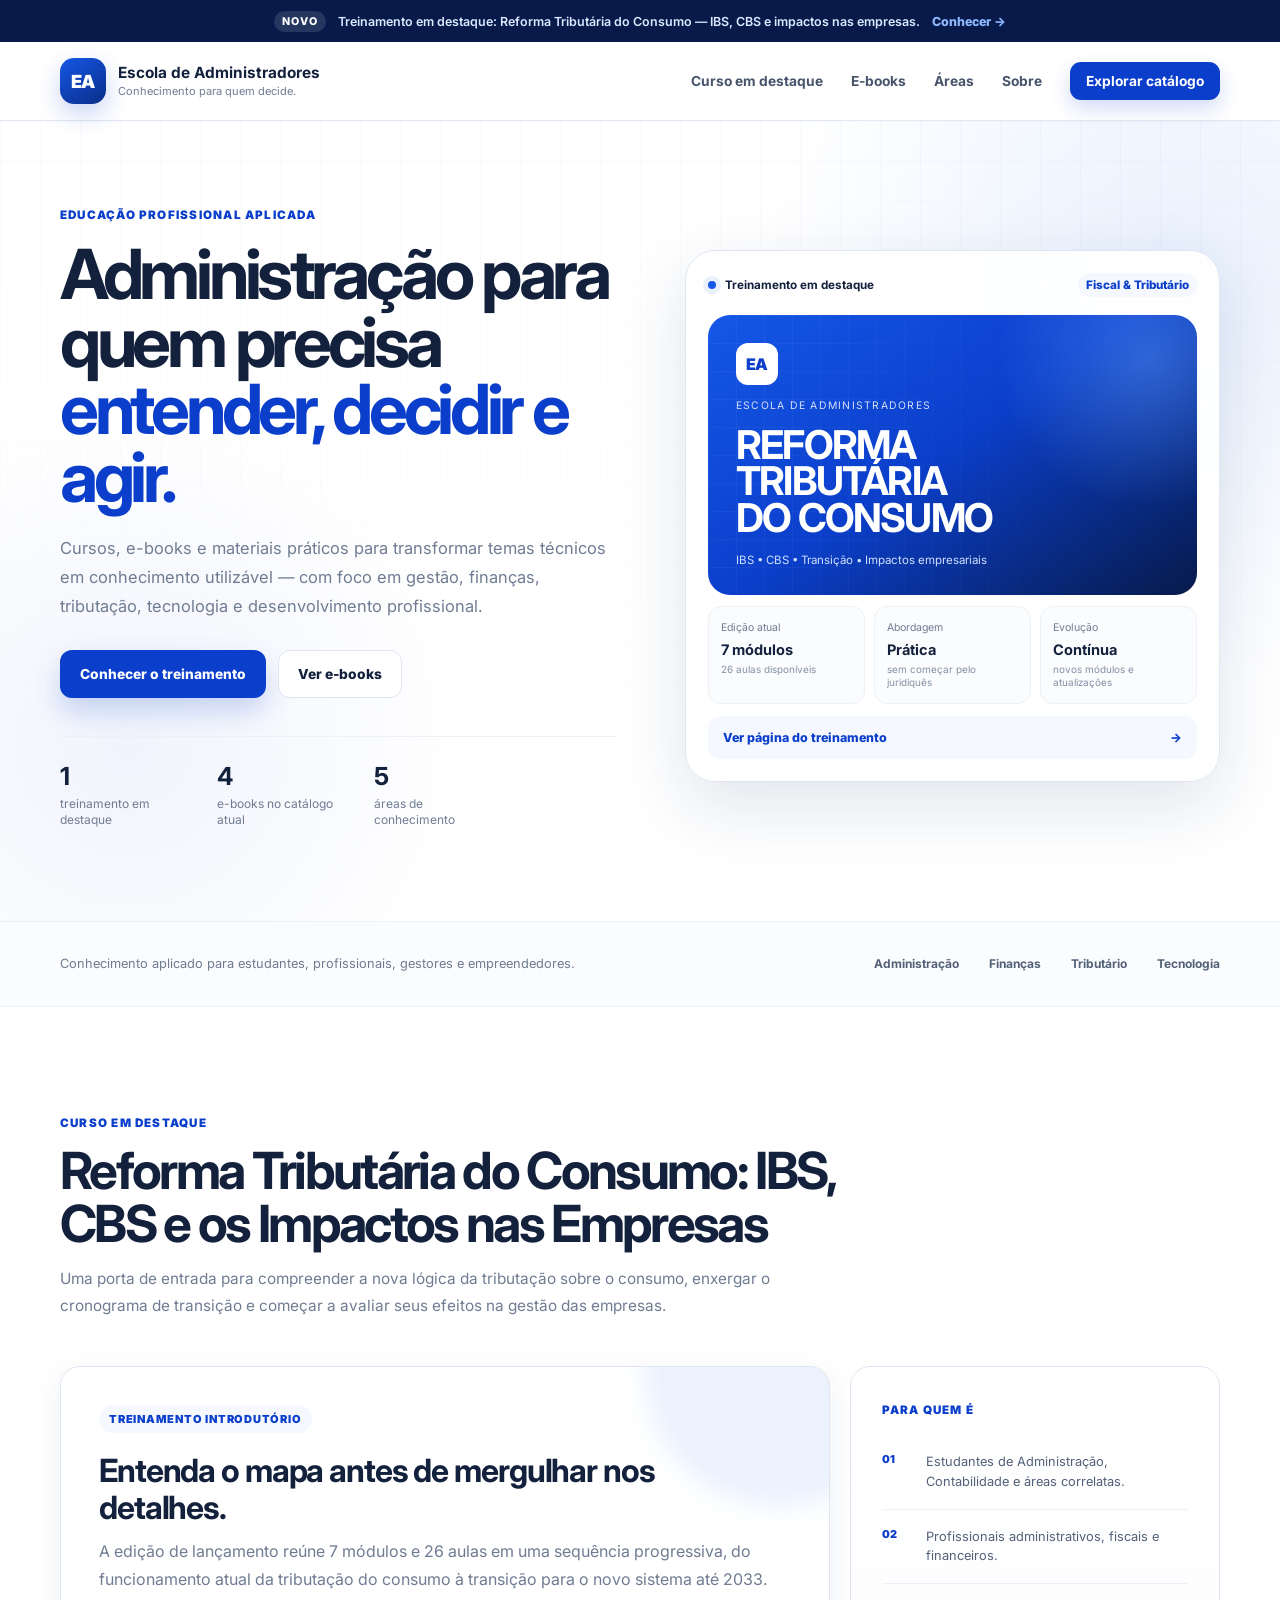
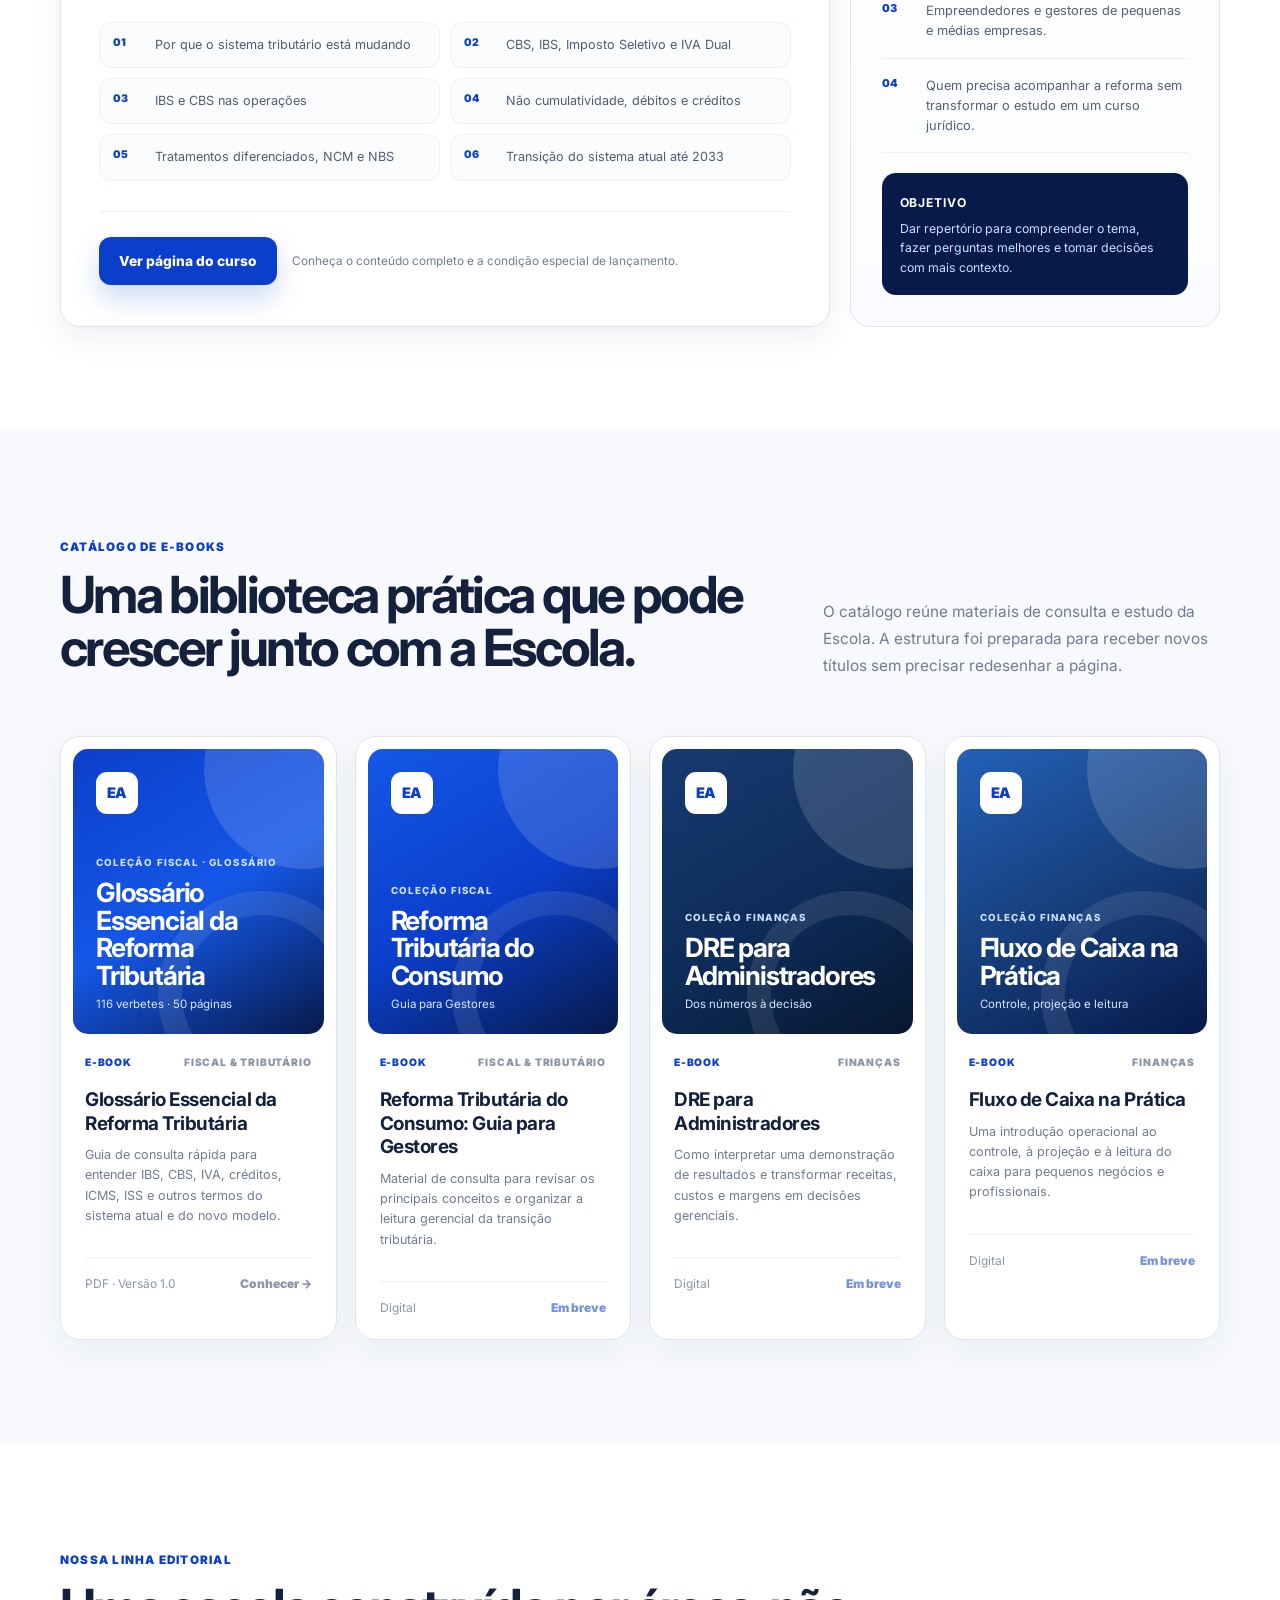
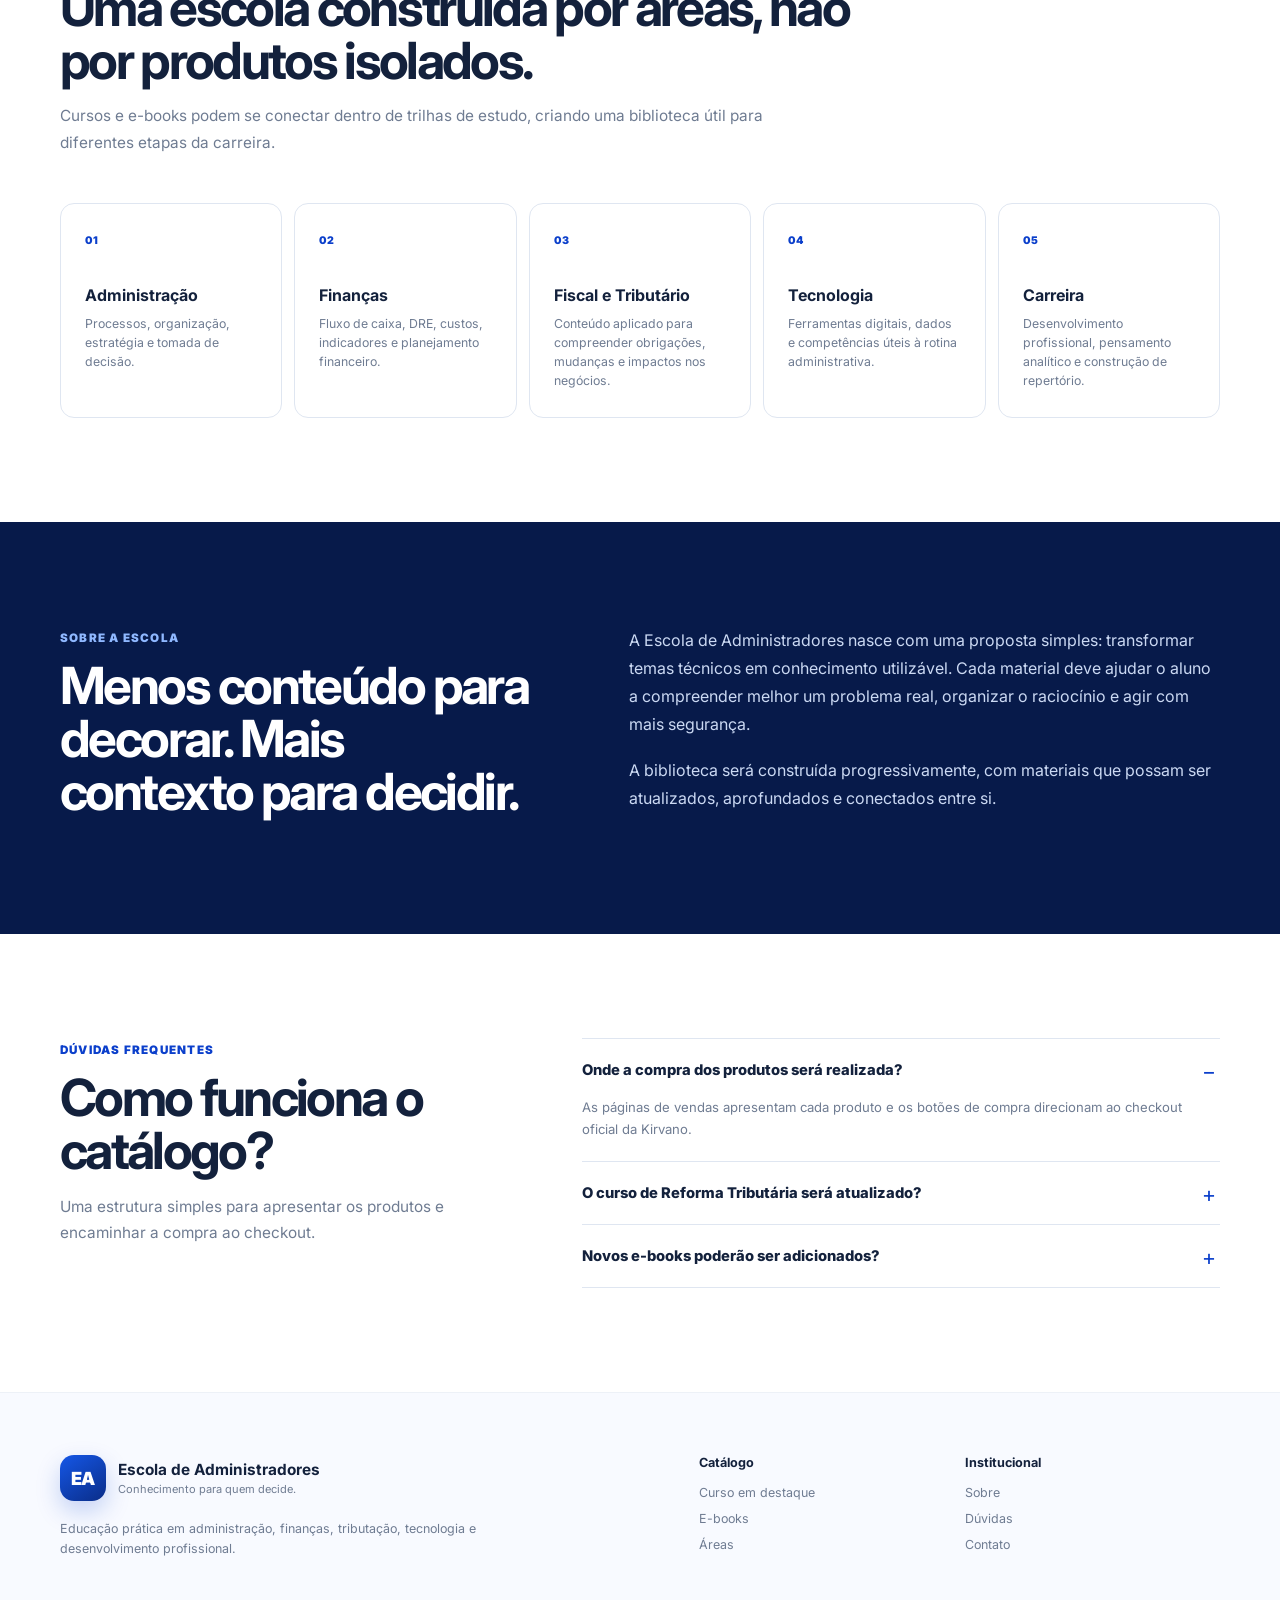
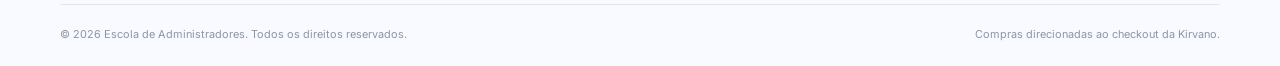
<file: index.html>
<!DOCTYPE html>
<html lang="pt-BR">
  <head>
    <meta charset="UTF-8" />
    <meta name="viewport" content="width=device-width, initial-scale=1.0" />
    <meta
      name="description"
      content="Escola de Administradores — cursos, e-books e conteúdos práticos sobre administração, finanças, tributação, tecnologia e desenvolvimento profissional."
    />
    <meta name="theme-color" content="#0b3fcb" />
    <meta property="og:title" content="Escola de Administradores" />
    <meta property="og:description" content="Conhecimento prático para quem administra, decide e constrói." />
    <meta property="og:type" content="website" />
    <meta property="og:url" content="https://escoladeadministradores.com.br/" />
    <meta property="og:image" content="https://escoladeadministradores.com.br/assets/img/logo-ea.png" />
    <title>Escola de Administradores | Conhecimento para quem decide</title>

    <link rel="icon" type="image/png" href="assets/img/logo-ea.png" />
    <link rel="preconnect" href="https://fonts.googleapis.com" />
    <link rel="preconnect" href="https://fonts.gstatic.com" crossorigin />
    <link
      href="https://fonts.googleapis.com/css2?family=Inter:wght@400;500;600;700;800;900&display=swap"
      rel="stylesheet"
    />
    <link rel="stylesheet" href="assets/css/styles.css" />
  </head>
  <body>
    <div class="top-bar">
      <span>NOVO</span>
      <strong>Treinamento em destaque: Reforma Tributária do Consumo — IBS, CBS e impactos nas empresas.</strong>
      <a href="reforma-tributaria/">Conhecer →</a>
    </div>

    <header class="site-header" id="topo">
      <nav class="navbar container" aria-label="Navegação principal">
        <a href="#topo" class="brand" aria-label="Escola de Administradores — início">
          <span class="brand-icon" aria-hidden="true">EA</span>
          <span class="brand-copy">
            <strong>Escola de Administradores</strong>
            <small>Conhecimento para quem decide.</small>
          </span>
        </a>

        <button class="menu-toggle" type="button" aria-label="Abrir menu" aria-expanded="false">
          <span></span>
          <span></span>
          <span></span>
        </button>

        <div class="nav-links" data-menu>
          <a href="#curso">Curso em destaque</a>
          <a href="#ebooks">E-books</a>
          <a href="#areas">Áreas</a>
          <a href="#sobre">Sobre</a>
          <a href="#ebooks" class="nav-cta">Explorar catálogo</a>
        </div>
      </nav>
    </header>

    <main>
      <section class="hero section-padding">
        <div class="container hero-grid">
          <div class="hero-content reveal">
            <span class="eyebrow">Educação profissional aplicada</span>
            <h1>Administração para quem precisa <em>entender, decidir e agir.</em></h1>
            <p>
              Cursos, e-books e materiais práticos para transformar temas técnicos em conhecimento utilizável —
              com foco em gestão, finanças, tributação, tecnologia e desenvolvimento profissional.
            </p>

            <div class="hero-actions">
              <a href="reforma-tributaria/" class="btn btn-primary">Conhecer o treinamento</a>
              <a href="#ebooks" class="btn btn-secondary">Ver e-books</a>
            </div>

            <div class="hero-proof" aria-label="Destaques da Escola de Administradores">
              <div>
                <strong>1</strong>
                <span>treinamento em destaque</span>
              </div>
              <div>
                <strong>4</strong>
                <span>e-books no catálogo atual</span>
              </div>
              <div>
                <strong>5</strong>
                <span>áreas de conhecimento</span>
              </div>
            </div>
          </div>

          <a href="reforma-tributaria/" class="course-preview reveal course-card-link" aria-label="Conhecer o Curso Reforma Tributária do Consumo">
            <div class="preview-topline">
              <span class="status-dot"></span>
              <strong>Treinamento em destaque</strong>
              <span class="preview-label">Fiscal &amp; Tributário</span>
            </div>

            <div class="preview-visual">
              <div class="mini-logo">EA</div>
              <span>Escola de Administradores</span>
              <strong>REFORMA<br />TRIBUTÁRIA<br />DO CONSUMO</strong>
              <small>IBS • CBS • Transição • Impactos empresariais</small>
            </div>

            <div class="preview-metrics">
              <article>
                <span>Edição atual</span>
                <strong>7 módulos</strong>
                <small>26 aulas disponíveis</small>
              </article>
              <article>
                <span>Abordagem</span>
                <strong>Prática</strong>
                <small>sem começar pelo juridiquês</small>
              </article>
              <article>
                <span>Evolução</span>
                <strong>Contínua</strong>
                <small>novos módulos e atualizações</small>
              </article>
            </div>

            <span class="preview-link">Ver página do treinamento <span>→</span></span>
          </a>
        </div>
      </section>

      <section class="trust-strip" aria-label="Áreas atendidas">
        <div class="container trust-grid">
          <span>Conhecimento aplicado para estudantes, profissionais, gestores e empreendedores.</span>
          <strong>Administração</strong>
          <strong>Finanças</strong>
          <strong>Tributário</strong>
          <strong>Tecnologia</strong>
        </div>
      </section>

      <section class="section-padding course-section" id="curso">
        <div class="container">
          <div class="section-heading reveal">
            <span class="eyebrow">Curso em destaque</span>
            <h2>Reforma Tributária do Consumo: IBS, CBS e os Impactos nas Empresas</h2>
            <p>
              Uma porta de entrada para compreender a nova lógica da tributação sobre o consumo,
              enxergar o cronograma de transição e começar a avaliar seus efeitos na gestão das empresas.
            </p>
          </div>

          <div class="featured-course-grid">
            <a href="reforma-tributaria/" class="featured-course reveal featured-course-link" aria-label="Ver página de vendas do Curso Reforma Tributária do Consumo">
              <div class="course-badge">Treinamento introdutório</div>
              <h3>Entenda o mapa antes de mergulhar nos detalhes.</h3>
              <p>
                A edição de lançamento reúne 7 módulos e 26 aulas em uma sequência progressiva,
                do funcionamento atual da tributação do consumo à transição para o novo sistema até 2033.
              </p>

              <div class="course-topics">
                <div><span>01</span><p>Por que o sistema tributário está mudando</p></div>
                <div><span>02</span><p>CBS, IBS, Imposto Seletivo e IVA Dual</p></div>
                <div><span>03</span><p>IBS e CBS nas operações</p></div>
                <div><span>04</span><p>Não cumulatividade, débitos e créditos</p></div>
                <div><span>05</span><p>Tratamentos diferenciados, NCM e NBS</p></div>
                <div><span>06</span><p>Transição do sistema atual até 2033</p></div>
              </div>

              <div class="course-actions">
                <span class="btn btn-primary">Ver página do curso</span>
                <small>Conheça o conteúdo completo e a condição especial de lançamento.</small>
              </div>
            </a>

            <aside class="audience-card reveal">
              <span class="eyebrow">Para quem é</span>
              <div class="audience-list">
                <article><span>01</span><p>Estudantes de Administração, Contabilidade e áreas correlatas.</p></article>
                <article><span>02</span><p>Profissionais administrativos, fiscais e financeiros.</p></article>
                <article><span>03</span><p>Empreendedores e gestores de pequenas e médias empresas.</p></article>
                <article><span>04</span><p>Quem precisa acompanhar a reforma sem transformar o estudo em um curso jurídico.</p></article>
              </div>
              <div class="audience-note">
                <strong>Objetivo</strong>
                <p>Dar repertório para compreender o tema, fazer perguntas melhores e tomar decisões com mais contexto.</p>
              </div>
            </aside>
          </div>
        </div>
      </section>

      <section class="section-padding soft-bg" id="ebooks">
        <div class="container">
          <div class="section-heading catalog-heading reveal">
            <div>
              <span class="eyebrow">Catálogo de e-books</span>
              <h2>Uma biblioteca prática que pode crescer junto com a Escola.</h2>
            </div>
            <p>
              O catálogo reúne materiais de consulta e estudo da Escola. A estrutura foi preparada para receber novos títulos sem precisar redesenhar a página.
            </p>
          </div>

          <!-- Para adicionar um novo e-book, duplique um card e crie a rota comercial ou uma nova chave no assets/js/store.js. -->
          <div class="ebook-grid">
            <a href="glossario-reforma/" class="ebook-card reveal ebook-card-link" aria-label="Conhecer o Glossário Essencial da Reforma Tributária">
              <div class="ebook-cover cover-gloss">
                <span class="cover-brand">EA</span>
                <small>COLEÇÃO FISCAL · GLOSSÁRIO</small>
                <strong>Glossário Essencial da Reforma Tributária</strong>
                <em>116 verbetes · 50 páginas</em>
              </div>
              <div class="ebook-content">
                <div class="product-topline"><span>E-book</span><span>Fiscal &amp; Tributário</span></div>
                <h3>Glossário Essencial da Reforma Tributária</h3>
                <p>Guia de consulta rápida para entender IBS, CBS, IVA, créditos, ICMS, ISS e outros termos do sistema atual e do novo modelo.</p>
                <div class="product-footer">
                  <span>PDF · Versão 1.0</span>
                  <span class="text-link">Conhecer →</span>
                </div>
              </div>
            </a>

            <article class="ebook-card reveal">
              <div class="ebook-cover cover-tax">
                <span class="cover-brand">EA</span>
                <small>COLEÇÃO FISCAL</small>
                <strong>Reforma Tributária do Consumo</strong>
                <em>Guia para Gestores</em>
              </div>
              <div class="ebook-content">
                <div class="product-topline"><span>E-book</span><span>Fiscal &amp; Tributário</span></div>
                <h3>Reforma Tributária do Consumo: Guia para Gestores</h3>
                <p>Material de consulta para revisar os principais conceitos e organizar a leitura gerencial da transição tributária.</p>
                <div class="product-footer">
                  <span>Digital</span>
                  <a
                    href="#"
                    class="text-link checkout-link"
                    data-checkout="ebook-reforma"
                    data-ready-label="Comprar na Kirvano →"
                    data-pending-label="Em breve"
                    aria-disabled="true"
                  >Em breve</a>
                </div>
              </div>
            </article>

            <article class="ebook-card reveal">
              <div class="ebook-cover cover-dre">
                <span class="cover-brand">EA</span>
                <small>COLEÇÃO FINANÇAS</small>
                <strong>DRE para Administradores</strong>
                <em>Dos números à decisão</em>
              </div>
              <div class="ebook-content">
                <div class="product-topline"><span>E-book</span><span>Finanças</span></div>
                <h3>DRE para Administradores</h3>
                <p>Como interpretar uma demonstração de resultados e transformar receitas, custos e margens em decisões gerenciais.</p>
                <div class="product-footer">
                  <span>Digital</span>
                  <a
                    href="#"
                    class="text-link checkout-link"
                    data-checkout="ebook-dre"
                    data-ready-label="Comprar na Kirvano →"
                    data-pending-label="Em breve"
                    aria-disabled="true"
                  >Em breve</a>
                </div>
              </div>
            </article>

            <article class="ebook-card reveal">
              <div class="ebook-cover cover-cash">
                <span class="cover-brand">EA</span>
                <small>COLEÇÃO FINANÇAS</small>
                <strong>Fluxo de Caixa na Prática</strong>
                <em>Controle, projeção e leitura</em>
              </div>
              <div class="ebook-content">
                <div class="product-topline"><span>E-book</span><span>Finanças</span></div>
                <h3>Fluxo de Caixa na Prática</h3>
                <p>Uma introdução operacional ao controle, à projeção e à leitura do caixa para pequenos negócios e profissionais.</p>
                <div class="product-footer">
                  <span>Digital</span>
                  <a
                    href="#"
                    class="text-link checkout-link"
                    data-checkout="ebook-fluxo-caixa"
                    data-ready-label="Comprar na Kirvano →"
                    data-pending-label="Em breve"
                    aria-disabled="true"
                  >Em breve</a>
                </div>
              </div>
            </article>
          </div>
        </div>
      </section>

      <section class="section-padding" id="areas">
        <div class="container">
          <div class="section-heading reveal">
            <span class="eyebrow">Nossa linha editorial</span>
            <h2>Uma escola construída por áreas, não por produtos isolados.</h2>
            <p>
              Cursos e e-books podem se conectar dentro de trilhas de estudo, criando uma biblioteca útil para diferentes etapas da carreira.
            </p>
          </div>

          <div class="areas-grid">
            <article class="area-card reveal"><span>01</span><h3>Administração</h3><p>Processos, organização, estratégia e tomada de decisão.</p></article>
            <article class="area-card reveal"><span>02</span><h3>Finanças</h3><p>Fluxo de caixa, DRE, custos, indicadores e planejamento financeiro.</p></article>
            <article class="area-card reveal"><span>03</span><h3>Fiscal e Tributário</h3><p>Conteúdo aplicado para compreender obrigações, mudanças e impactos nos negócios.</p></article>
            <article class="area-card reveal"><span>04</span><h3>Tecnologia</h3><p>Ferramentas digitais, dados e competências úteis à rotina administrativa.</p></article>
            <article class="area-card reveal"><span>05</span><h3>Carreira</h3><p>Desenvolvimento profissional, pensamento analítico e construção de repertório.</p></article>
          </div>
        </div>
      </section>

      <section class="section-padding dark-section" id="sobre">
        <div class="container about-panel reveal">
          <div>
            <span class="eyebrow eyebrow-light">Sobre a Escola</span>
            <h2>Menos conteúdo para decorar. Mais contexto para decidir.</h2>
          </div>
          <div>
            <p>
              A Escola de Administradores nasce com uma proposta simples: transformar temas técnicos em conhecimento utilizável.
              Cada material deve ajudar o aluno a compreender melhor um problema real, organizar o raciocínio e agir com mais segurança.
            </p>
            <p>
              A biblioteca será construída progressivamente, com materiais que possam ser atualizados, aprofundados e conectados entre si.
            </p>
          </div>
        </div>
      </section>

      <section class="section-padding faq-section" id="faq">
        <div class="container faq-layout">
          <div class="section-heading left reveal">
            <span class="eyebrow">Dúvidas frequentes</span>
            <h2>Como funciona o catálogo?</h2>
            <p>Uma estrutura simples para apresentar os produtos e encaminhar a compra ao checkout.</p>
          </div>

          <div class="faq-list reveal">
            <details open>
              <summary>Onde a compra dos produtos será realizada?</summary>
              <p>As páginas de vendas apresentam cada produto e os botões de compra direcionam ao checkout oficial da Kirvano.</p>
            </details>
            <details>
              <summary>O curso de Reforma Tributária será atualizado?</summary>
              <p>A edição atual possui 7 módulos e 26 aulas. O treinamento poderá receber revisões, novos conteúdos e atualizações conforme a implementação da reforma avance.</p>
            </details>
            <details>
              <summary>Novos e-books poderão ser adicionados?</summary>
              <p>Sim. O catálogo foi estruturado em cards independentes, permitindo incluir novos títulos sem alterar o restante do layout.</p>
            </details>
          </div>
        </div>
      </section>
    </main>

    <footer class="site-footer">
      <div class="container footer-grid">
        <div class="footer-main">
          <a href="#topo" class="brand footer-brand">
            <span class="brand-icon" aria-hidden="true">EA</span>
            <span class="brand-copy">
              <strong>Escola de Administradores</strong>
              <small>Conhecimento para quem decide.</small>
            </span>
          </a>
          <p>Educação prática em administração, finanças, tributação, tecnologia e desenvolvimento profissional.</p>
        </div>

        <div class="footer-column">
          <strong>Catálogo</strong>
          <a href="#curso">Curso em destaque</a>
          <a href="#ebooks">E-books</a>
          <a href="#areas">Áreas</a>
        </div>

        <div class="footer-column">
          <strong>Institucional</strong>
          <a href="#sobre">Sobre</a>
          <a href="#faq">Dúvidas</a>
          <a href="mailto:contato@escoladeadministradores.com.br">Contato</a>
        </div>
      </div>
      <div class="container footer-bottom">
        <span>© <span id="currentYear"></span> Escola de Administradores. Todos os direitos reservados.</span>
        <span>Compras direcionadas ao checkout da Kirvano.</span>
      </div>
    </footer>

    <script src="assets/js/store.js"></script>
    <script src="assets/js/main.js"></script>
  </body>
</html>
</file>
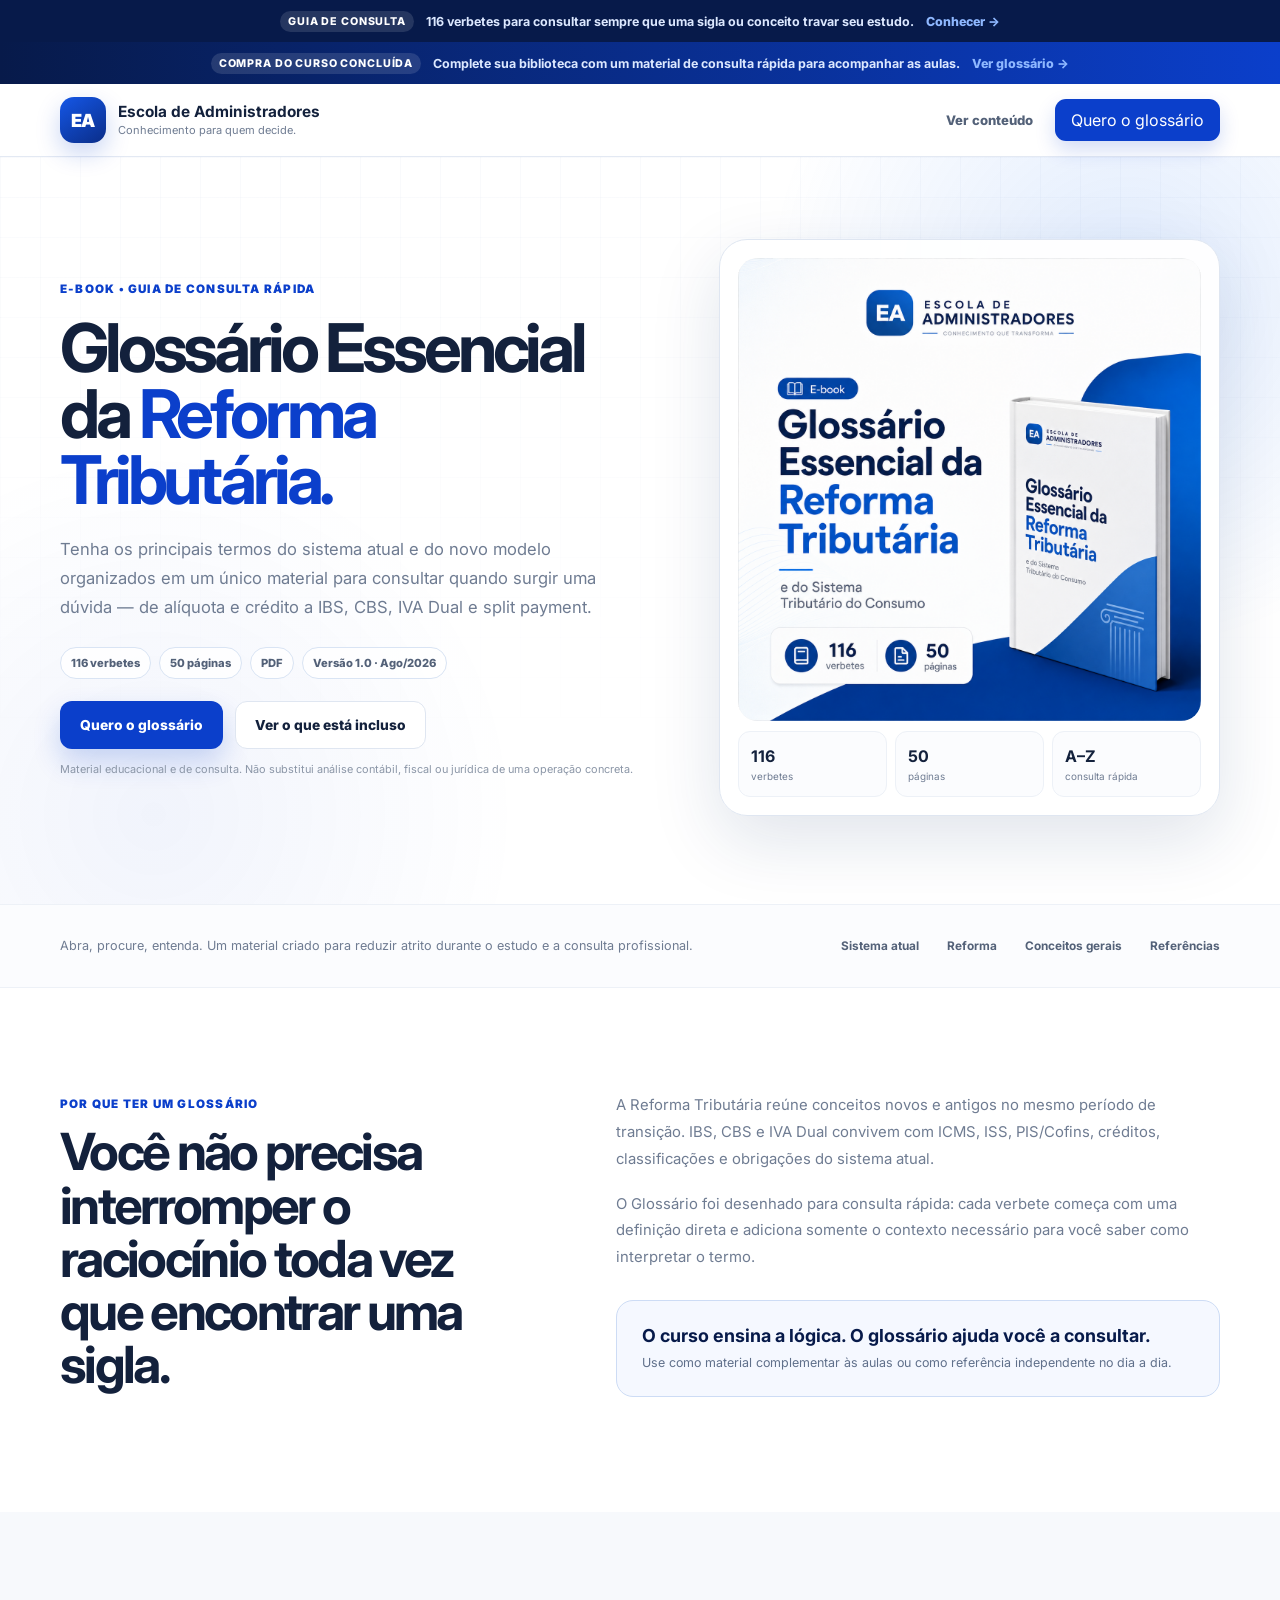
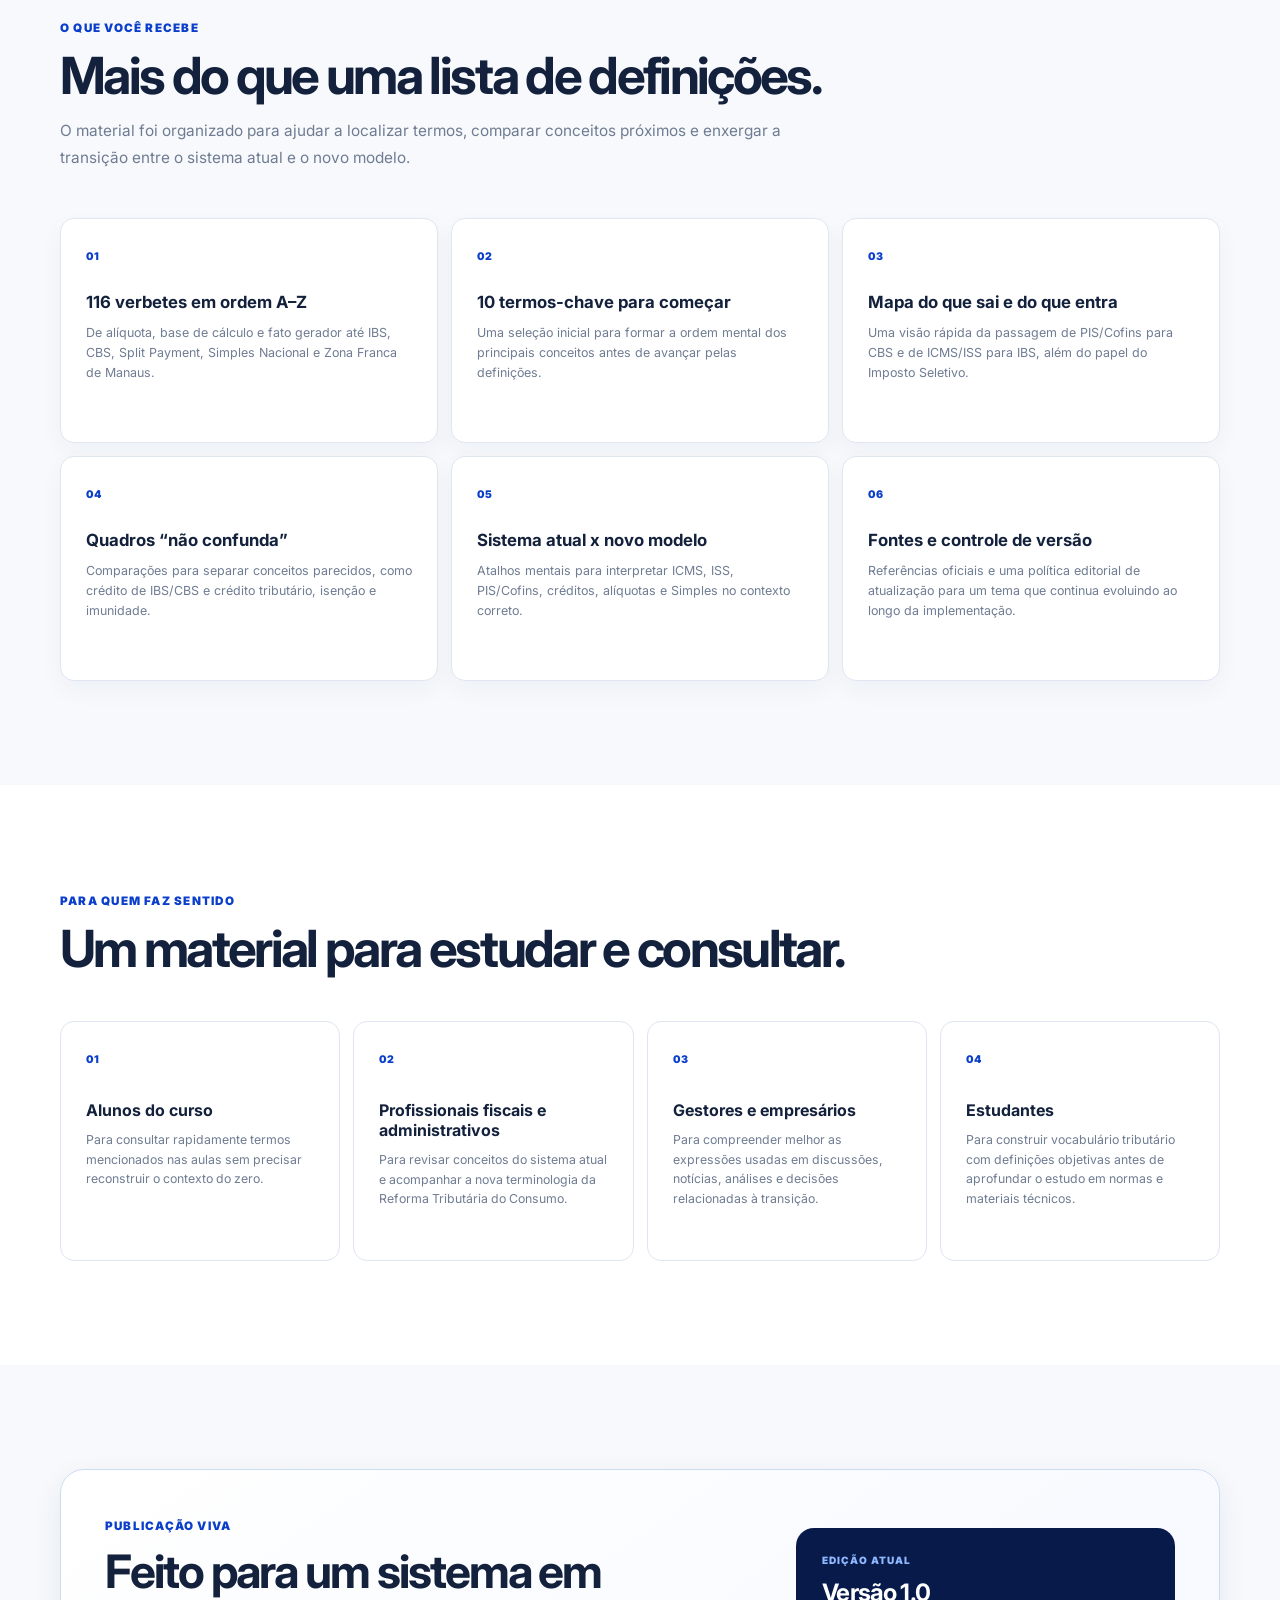
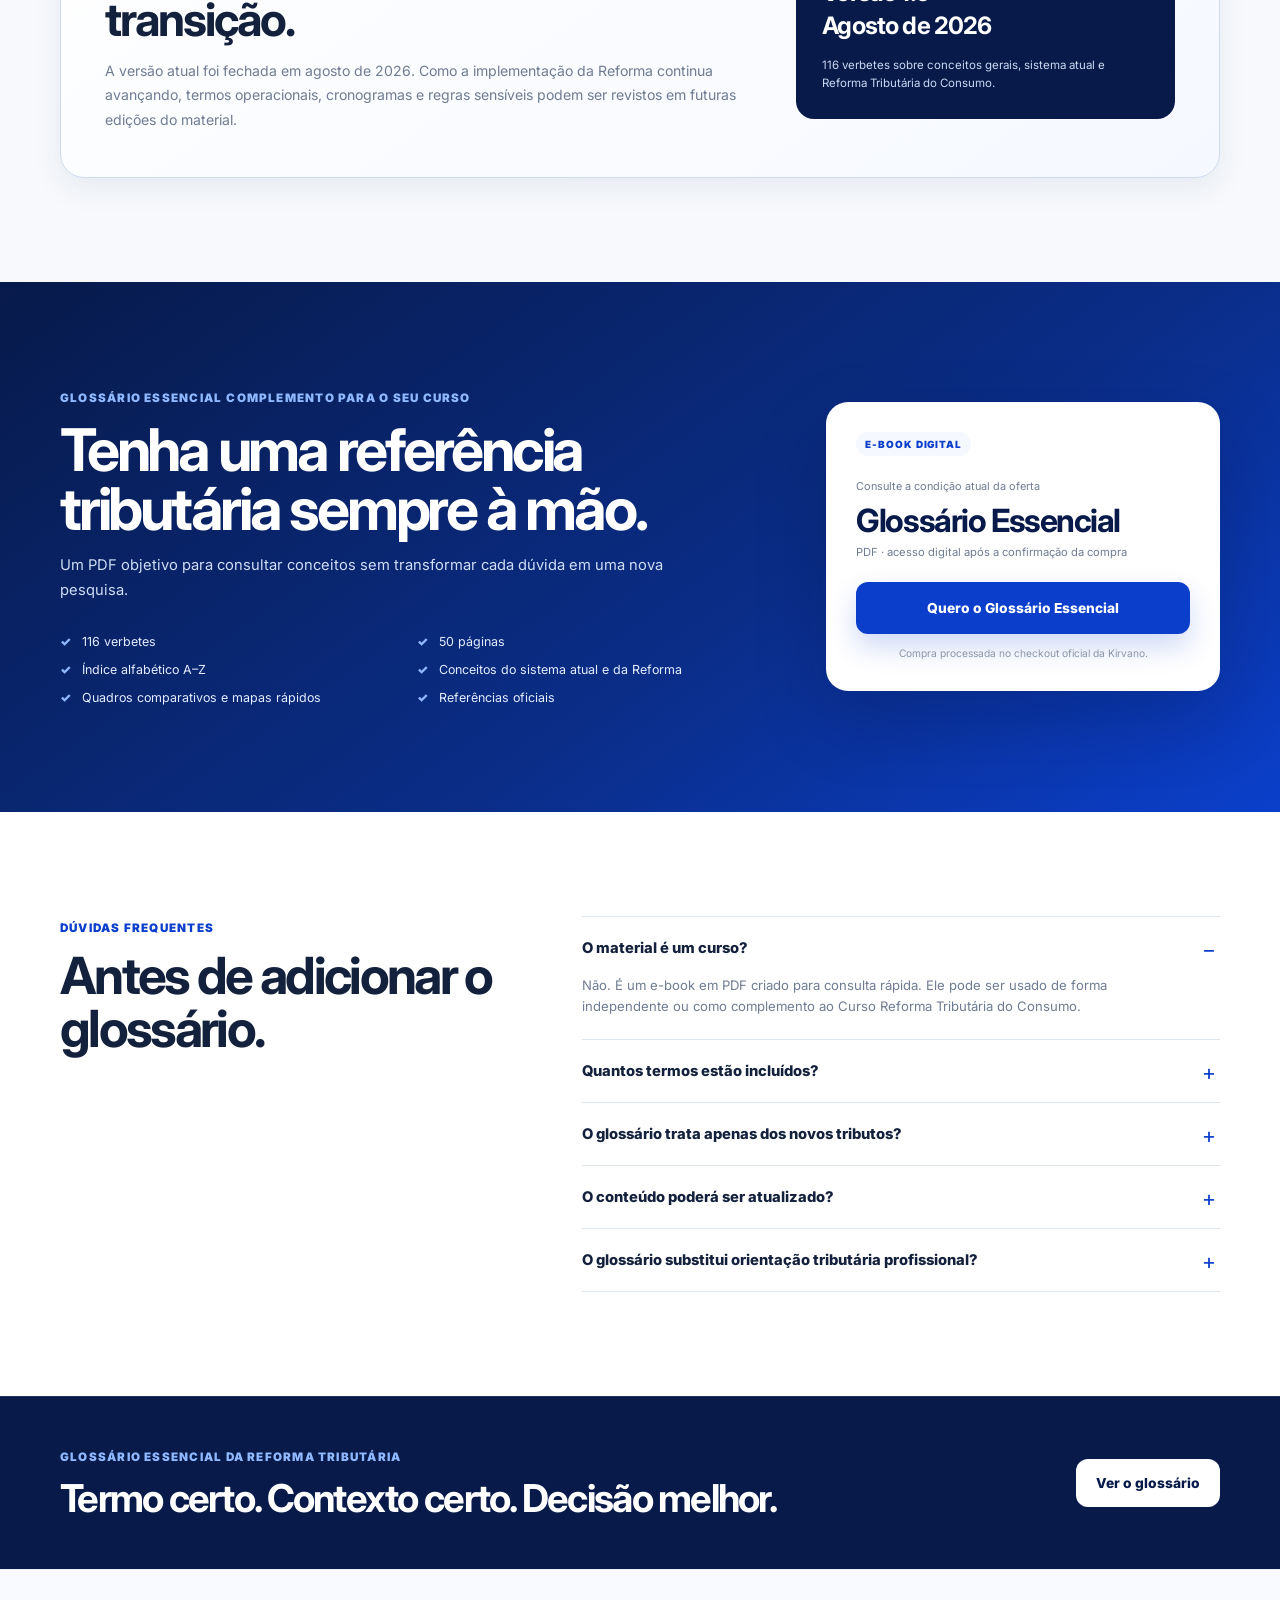
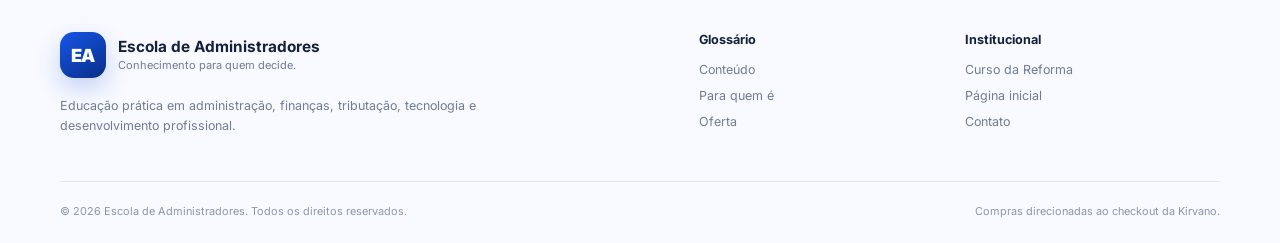
<file: glossario-reforma/index.html>
<!DOCTYPE html>
<html lang="pt-BR">
  <head>
    <meta charset="UTF-8" />
    <meta name="viewport" content="width=device-width, initial-scale=1.0" />
    <meta name="description" content="Glossário Essencial da Reforma Tributária da Escola de Administradores. 116 verbetes em um guia de consulta rápida sobre IBS, CBS, IVA, créditos e o sistema tributário do consumo." />
    <meta name="theme-color" content="#0b3fcb" />
    <meta property="og:title" content="Glossário Essencial da Reforma Tributária | Escola de Administradores" />
    <meta property="og:description" content="116 verbetes e 50 páginas para consultar os principais termos da Reforma Tributária e do sistema tributário do consumo sem rodeios." />
    <meta property="og:type" content="website" />
    <meta property="og:url" content="https://escoladeadministradores.com.br/glossario-reforma/" />
    <meta property="og:image" content="https://escoladeadministradores.com.br/assets/img/glossario-reforma.png" />
    <title>Glossário Essencial da Reforma Tributária | Escola de Administradores</title>

    <link rel="canonical" href="https://escoladeadministradores.com.br/glossario-reforma/" />
    <link rel="icon" type="image/png" href="../assets/img/logo-ea.png" />
    <link rel="preconnect" href="https://fonts.googleapis.com" />
    <link rel="preconnect" href="https://fonts.gstatic.com" crossorigin />
    <link href="https://fonts.googleapis.com/css2?family=Inter:wght@400;500;600;700;800;900&display=swap" rel="stylesheet" />
    <link rel="stylesheet" href="../assets/css/styles.css" />
  </head>
  <body class="sales-page glossary-page">
    <div class="top-bar sales-top-bar" data-standard-only>
      <span>GUIA DE CONSULTA</span>
      <strong>116 verbetes para consultar sempre que uma sigla ou conceito travar seu estudo.</strong>
      <a href="#oferta">Conhecer →</a>
    </div>
    <div class="top-bar sales-top-bar post-purchase-bar" data-post-purchase-only hidden>
      <span>COMPRA DO CURSO CONCLUÍDA</span>
      <strong>Complete sua biblioteca com um material de consulta rápida para acompanhar as aulas.</strong>
      <a href="#oferta">Ver glossário →</a>
    </div>

    <header class="site-header" id="topo">
      <nav class="navbar container sales-navbar" aria-label="Navegação da página do glossário">
        <a href="../" class="brand" aria-label="Escola de Administradores — página inicial">
          <span class="brand-icon" aria-hidden="true">EA</span>
          <span class="brand-copy">
            <strong>Escola de Administradores</strong>
            <small>Conhecimento para quem decide.</small>
          </span>
        </a>
        <div class="sales-nav-actions">
          <a href="#conteudo" class="sales-nav-link">Ver conteúdo</a>
          <a href="#oferta" class="nav-cta">Quero o glossário</a>
        </div>
      </nav>
    </header>

    <main>
      <section class="sales-hero section-padding glossary-hero">
        <div class="container sales-hero-grid">
          <div class="sales-hero-copy reveal">
            <span class="eyebrow">E-book • Guia de consulta rápida</span>
            <h1>Glossário Essencial da <em>Reforma Tributária.</em></h1>
            <p class="sales-lead">
              Tenha os principais termos do sistema atual e do novo modelo organizados em um único material para consultar quando surgir uma dúvida — de alíquota e crédito a IBS, CBS, IVA Dual e split payment.
            </p>

            <div class="sales-badges" aria-label="Informações do glossário">
              <span>116 verbetes</span>
              <span>50 páginas</span>
              <span>PDF</span>
              <span>Versão 1.0 · Ago/2026</span>
            </div>

            <div class="hero-actions sales-hero-actions">
              <a href="#oferta" class="btn btn-primary">Quero o glossário</a>
              <a href="#conteudo" class="btn btn-secondary">Ver o que está incluso</a>
            </div>
            <small class="sales-microcopy">Material educacional e de consulta. Não substitui análise contábil, fiscal ou jurídica de uma operação concreta.</small>
          </div>

          <aside class="sales-product-card glossary-product-card reveal" aria-label="Capa do Glossário Essencial da Reforma Tributária">
            <img class="glossary-product-image" src="../assets/img/glossario-reforma.png" alt="Capa do Glossário Essencial da Reforma Tributária" />
            <div class="sales-product-meta">
              <div><strong>116</strong><span>verbetes</span></div>
              <div><strong>50</strong><span>páginas</span></div>
              <div><strong>A–Z</strong><span>consulta rápida</span></div>
            </div>
          </aside>
        </div>
      </section>

      <section class="sales-proof-strip">
        <div class="container sales-proof-grid glossary-proof-grid">
          <span>Abra, procure, entenda. Um material criado para reduzir atrito durante o estudo e a consulta profissional.</span>
          <strong>Sistema atual</strong>
          <strong>Reforma</strong>
          <strong>Conceitos gerais</strong>
          <strong>Referências</strong>
        </div>
      </section>

      <section class="section-padding sales-problem-section">
        <div class="container sales-two-col">
          <div class="section-heading left reveal">
            <span class="eyebrow">Por que ter um glossário</span>
            <h2>Você não precisa interromper o raciocínio toda vez que encontrar uma sigla.</h2>
          </div>
          <div class="sales-problem-copy reveal">
            <p>A Reforma Tributária reúne conceitos novos e antigos no mesmo período de transição. IBS, CBS e IVA Dual convivem com ICMS, ISS, PIS/Cofins, créditos, classificações e obrigações do sistema atual.</p>
            <p>O Glossário foi desenhado para consulta rápida: cada verbete começa com uma definição direta e adiciona somente o contexto necessário para você saber como interpretar o termo.</p>
            <div class="sales-callout">
              <strong>O curso ensina a lógica. O glossário ajuda você a consultar.</strong>
              <span>Use como material complementar às aulas ou como referência independente no dia a dia.</span>
            </div>
          </div>
        </div>
      </section>

      <section class="section-padding soft-bg" id="conteudo">
        <div class="container">
          <div class="section-heading centered reveal">
            <span class="eyebrow">O que você recebe</span>
            <h2>Mais do que uma lista de definições.</h2>
            <p>O material foi organizado para ajudar a localizar termos, comparar conceitos próximos e enxergar a transição entre o sistema atual e o novo modelo.</p>
          </div>

          <div class="sales-journey-grid glossary-feature-grid">
            <article class="sales-journey-card reveal"><span>01</span><h3>116 verbetes em ordem A–Z</h3><p>De alíquota, base de cálculo e fato gerador até IBS, CBS, Split Payment, Simples Nacional e Zona Franca de Manaus.</p></article>
            <article class="sales-journey-card reveal"><span>02</span><h3>10 termos-chave para começar</h3><p>Uma seleção inicial para formar a ordem mental dos principais conceitos antes de avançar pelas definições.</p></article>
            <article class="sales-journey-card reveal"><span>03</span><h3>Mapa do que sai e do que entra</h3><p>Uma visão rápida da passagem de PIS/Cofins para CBS e de ICMS/ISS para IBS, além do papel do Imposto Seletivo.</p></article>
            <article class="sales-journey-card reveal"><span>04</span><h3>Quadros “não confunda”</h3><p>Comparações para separar conceitos parecidos, como crédito de IBS/CBS e crédito tributário, isenção e imunidade.</p></article>
            <article class="sales-journey-card reveal"><span>05</span><h3>Sistema atual x novo modelo</h3><p>Atalhos mentais para interpretar ICMS, ISS, PIS/Cofins, créditos, alíquotas e Simples no contexto correto.</p></article>
            <article class="sales-journey-card reveal"><span>06</span><h3>Fontes e controle de versão</h3><p>Referências oficiais e uma política editorial de atualização para um tema que continua evoluindo ao longo da implementação.</p></article>
          </div>
        </div>
      </section>

      <section class="section-padding" id="publico">
        <div class="container">
          <div class="section-heading centered reveal">
            <span class="eyebrow">Para quem faz sentido</span>
            <h2>Um material para estudar e consultar.</h2>
          </div>
          <div class="sales-audience-grid">
            <article class="sales-audience-card reveal"><span>01</span><h3>Alunos do curso</h3><p>Para consultar rapidamente termos mencionados nas aulas sem precisar reconstruir o contexto do zero.</p></article>
            <article class="sales-audience-card reveal"><span>02</span><h3>Profissionais fiscais e administrativos</h3><p>Para revisar conceitos do sistema atual e acompanhar a nova terminologia da Reforma Tributária do Consumo.</p></article>
            <article class="sales-audience-card reveal"><span>03</span><h3>Gestores e empresários</h3><p>Para compreender melhor as expressões usadas em discussões, notícias, análises e decisões relacionadas à transição.</p></article>
            <article class="sales-audience-card reveal"><span>04</span><h3>Estudantes</h3><p>Para construir vocabulário tributário com definições objetivas antes de aprofundar o estudo em normas e materiais técnicos.</p></article>
          </div>
        </div>
      </section>

      <section class="section-padding soft-bg">
        <div class="container">
          <div class="sales-evolution-card reveal">
            <div>
              <span class="eyebrow">Publicação viva</span>
              <h2>Feito para um sistema em transição.</h2>
              <p>A versão atual foi fechada em agosto de 2026. Como a implementação da Reforma continua avançando, termos operacionais, cronogramas e regras sensíveis podem ser revistos em futuras edições do material.</p>
            </div>
            <div class="sales-version-box">
              <small>EDIÇÃO ATUAL</small>
              <strong>Versão 1.0</strong>
              <strong>Agosto de 2026</strong>
              <span>116 verbetes sobre conceitos gerais, sistema atual e Reforma Tributária do Consumo.</span>
            </div>
          </div>
        </div>
      </section>

      <section class="section-padding sales-offer-section" id="oferta">
        <div class="container">
          <div class="sales-offer-card reveal">
            <div class="sales-offer-copy">
              <span class="eyebrow eyebrow-light" data-standard-only>Glossário Essencial</span>
              <span class="eyebrow eyebrow-light" data-post-purchase-only hidden>Complemento para o seu curso</span>
              <h2>Tenha uma referência tributária sempre à mão.</h2>
              <p>Um PDF objetivo para consultar conceitos sem transformar cada dúvida em uma nova pesquisa.</p>
              <ul class="sales-offer-list">
                <li>116 verbetes</li>
                <li>50 páginas</li>
                <li>Índice alfabético A–Z</li>
                <li>Conceitos do sistema atual e da Reforma</li>
                <li>Quadros comparativos e mapas rápidos</li>
                <li>Referências oficiais</li>
              </ul>
            </div>

            <div class="sales-checkout-box glossary-checkout-box">
              <span class="sales-launch-pill">E-BOOK DIGITAL</span>
              <small>Consulte a condição atual da oferta</small>
              <strong class="glossary-offer-title">Glossário Essencial</strong>
              <span class="sales-price-note">PDF · acesso digital após a confirmação da compra</span>
              <a href="#" class="btn sales-checkout-button checkout-link" data-checkout="glossario-reforma" data-ready-label="Quero o Glossário Essencial" data-pending-label="Checkout em breve" aria-disabled="true">Checkout em breve</a>
              <small class="sales-secure-note">Compra processada no checkout oficial da Kirvano.</small>
            </div>
          </div>
        </div>
      </section>

      <section class="section-padding faq-section" id="faq-glossario">
        <div class="container faq-layout">
          <div class="section-heading left reveal">
            <span class="eyebrow">Dúvidas frequentes</span>
            <h2>Antes de adicionar o glossário.</h2>
          </div>
          <div class="faq-list reveal">
            <details open><summary>O material é um curso?</summary><p>Não. É um e-book em PDF criado para consulta rápida. Ele pode ser usado de forma independente ou como complemento ao Curso Reforma Tributária do Consumo.</p></details>
            <details><summary>Quantos termos estão incluídos?</summary><p>A versão 1.0 reúne 116 verbetes distribuídos em 50 páginas, além de mapas rápidos, comparações, índice e referências.</p></details>
            <details><summary>O glossário trata apenas dos novos tributos?</summary><p>Não. O material também reúne conceitos gerais e termos do sistema atual, permitindo acompanhar melhor o período de transição.</p></details>
            <details><summary>O conteúdo poderá ser atualizado?</summary><p>Sim. O material possui controle de versão e poderá receber novas edições conforme a regulamentação, os sistemas e o cronograma da Reforma evoluírem.</p></details>
            <details><summary>O glossário substitui orientação tributária profissional?</summary><p>Não. O conteúdo é educacional e de consulta e não substitui análise contábil, fiscal ou jurídica aplicada a uma operação concreta.</p></details>
          </div>
        </div>
      </section>

      <section class="sales-final-cta">
        <div class="container sales-final-inner reveal">
          <div>
            <span class="eyebrow eyebrow-light">Glossário Essencial da Reforma Tributária</span>
            <h2>Termo certo. Contexto certo. Decisão melhor.</h2>
          </div>
          <a href="#oferta" class="btn sales-light-button">Ver o glossário</a>
        </div>
      </section>
    </main>

    <footer class="site-footer">
      <div class="container footer-grid">
        <div class="footer-main">
          <a href="../" class="brand footer-brand"><span class="brand-icon" aria-hidden="true">EA</span><span class="brand-copy"><strong>Escola de Administradores</strong><small>Conhecimento para quem decide.</small></span></a>
          <p>Educação prática em administração, finanças, tributação, tecnologia e desenvolvimento profissional.</p>
        </div>
        <div class="footer-column"><strong>Glossário</strong><a href="#conteudo">Conteúdo</a><a href="#publico">Para quem é</a><a href="#oferta">Oferta</a></div>
        <div class="footer-column"><strong>Institucional</strong><a href="../reforma-tributaria/">Curso da Reforma</a><a href="../">Página inicial</a><a href="mailto:contato@escoladeadministradores.com.br">Contato</a></div>
      </div>
      <div class="container footer-bottom"><span>© <span id="currentYear"></span> Escola de Administradores. Todos os direitos reservados.</span><span>Compras direcionadas ao checkout da Kirvano.</span></div>
    </footer>

    <div class="sales-mobile-cta glossary-mobile-cta" aria-label="Atalho para a oferta">
      <div><small>E-book digital</small><strong>Glossário Essencial</strong></div>
      <a href="#oferta">Ver oferta</a>
    </div>

    <script src="../assets/js/store.js"></script>
    <script src="../assets/js/main.js"></script>
  </body>
</html>
</file>
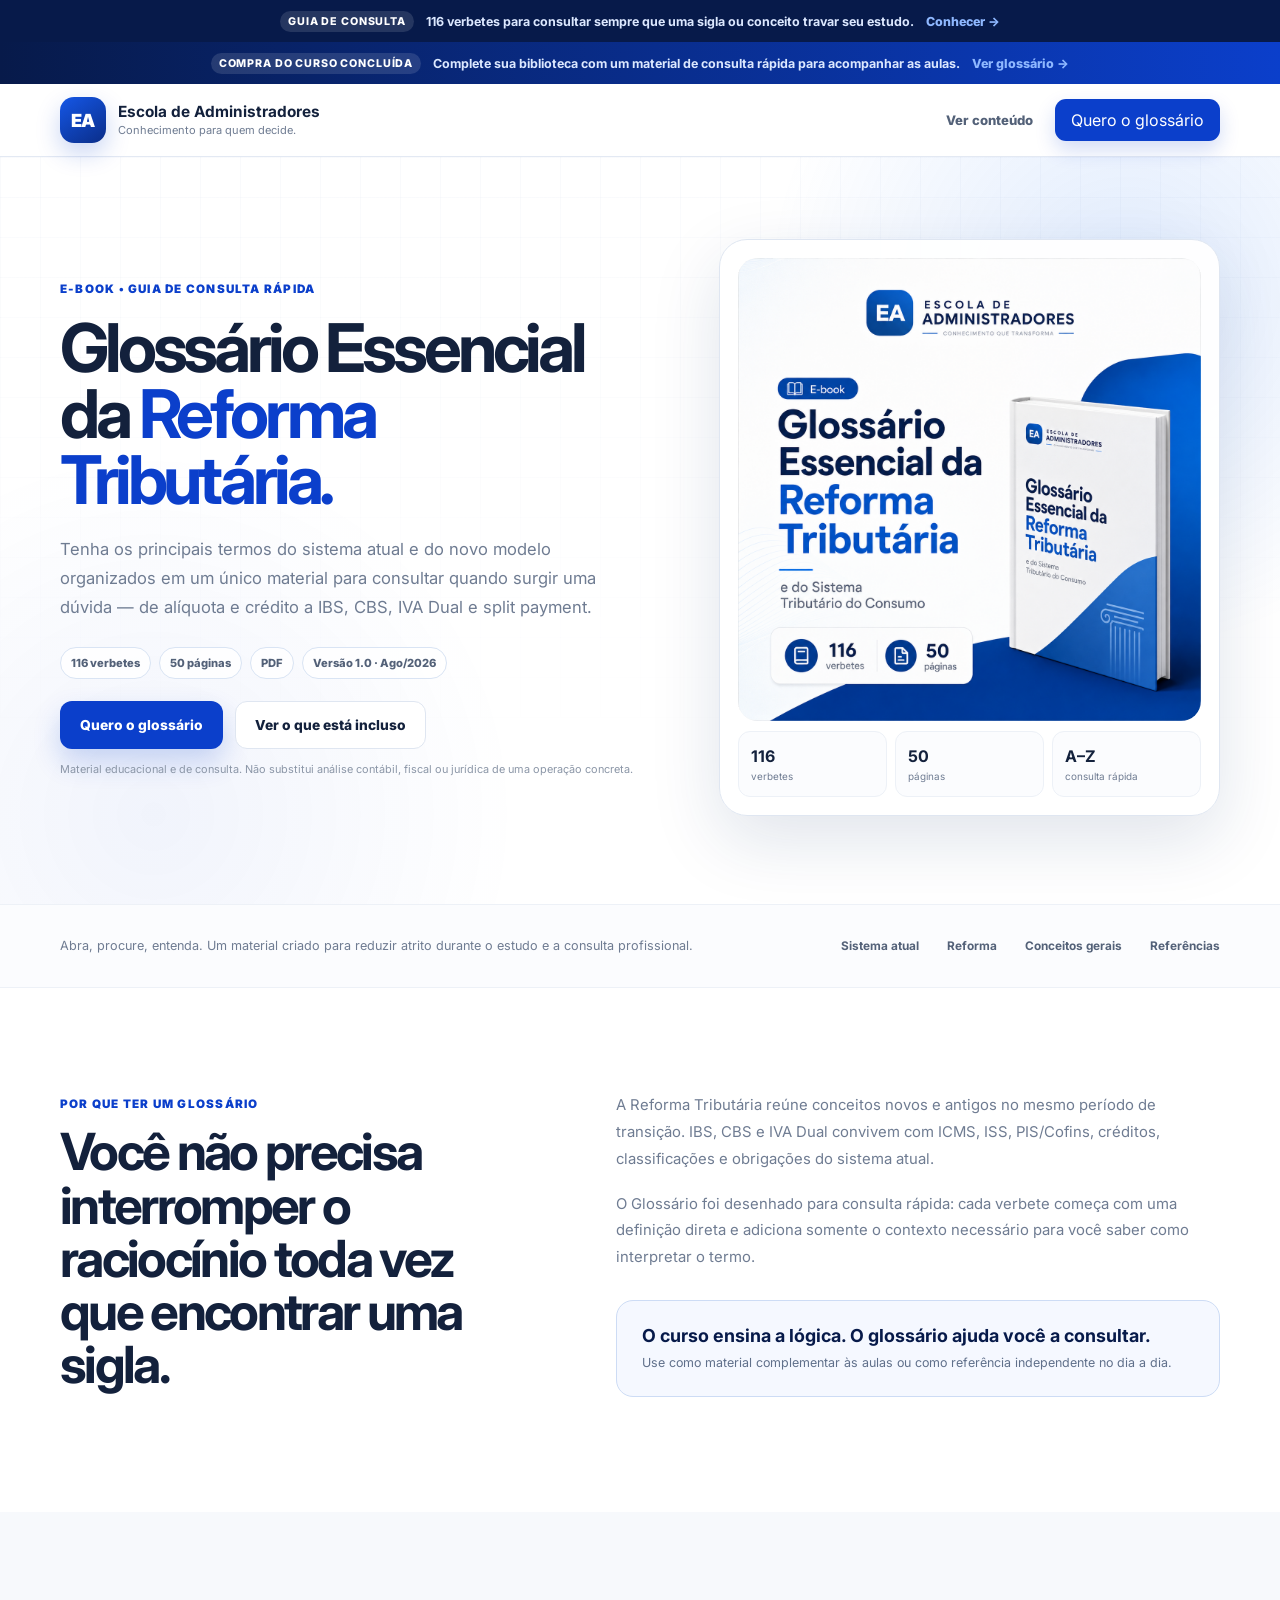
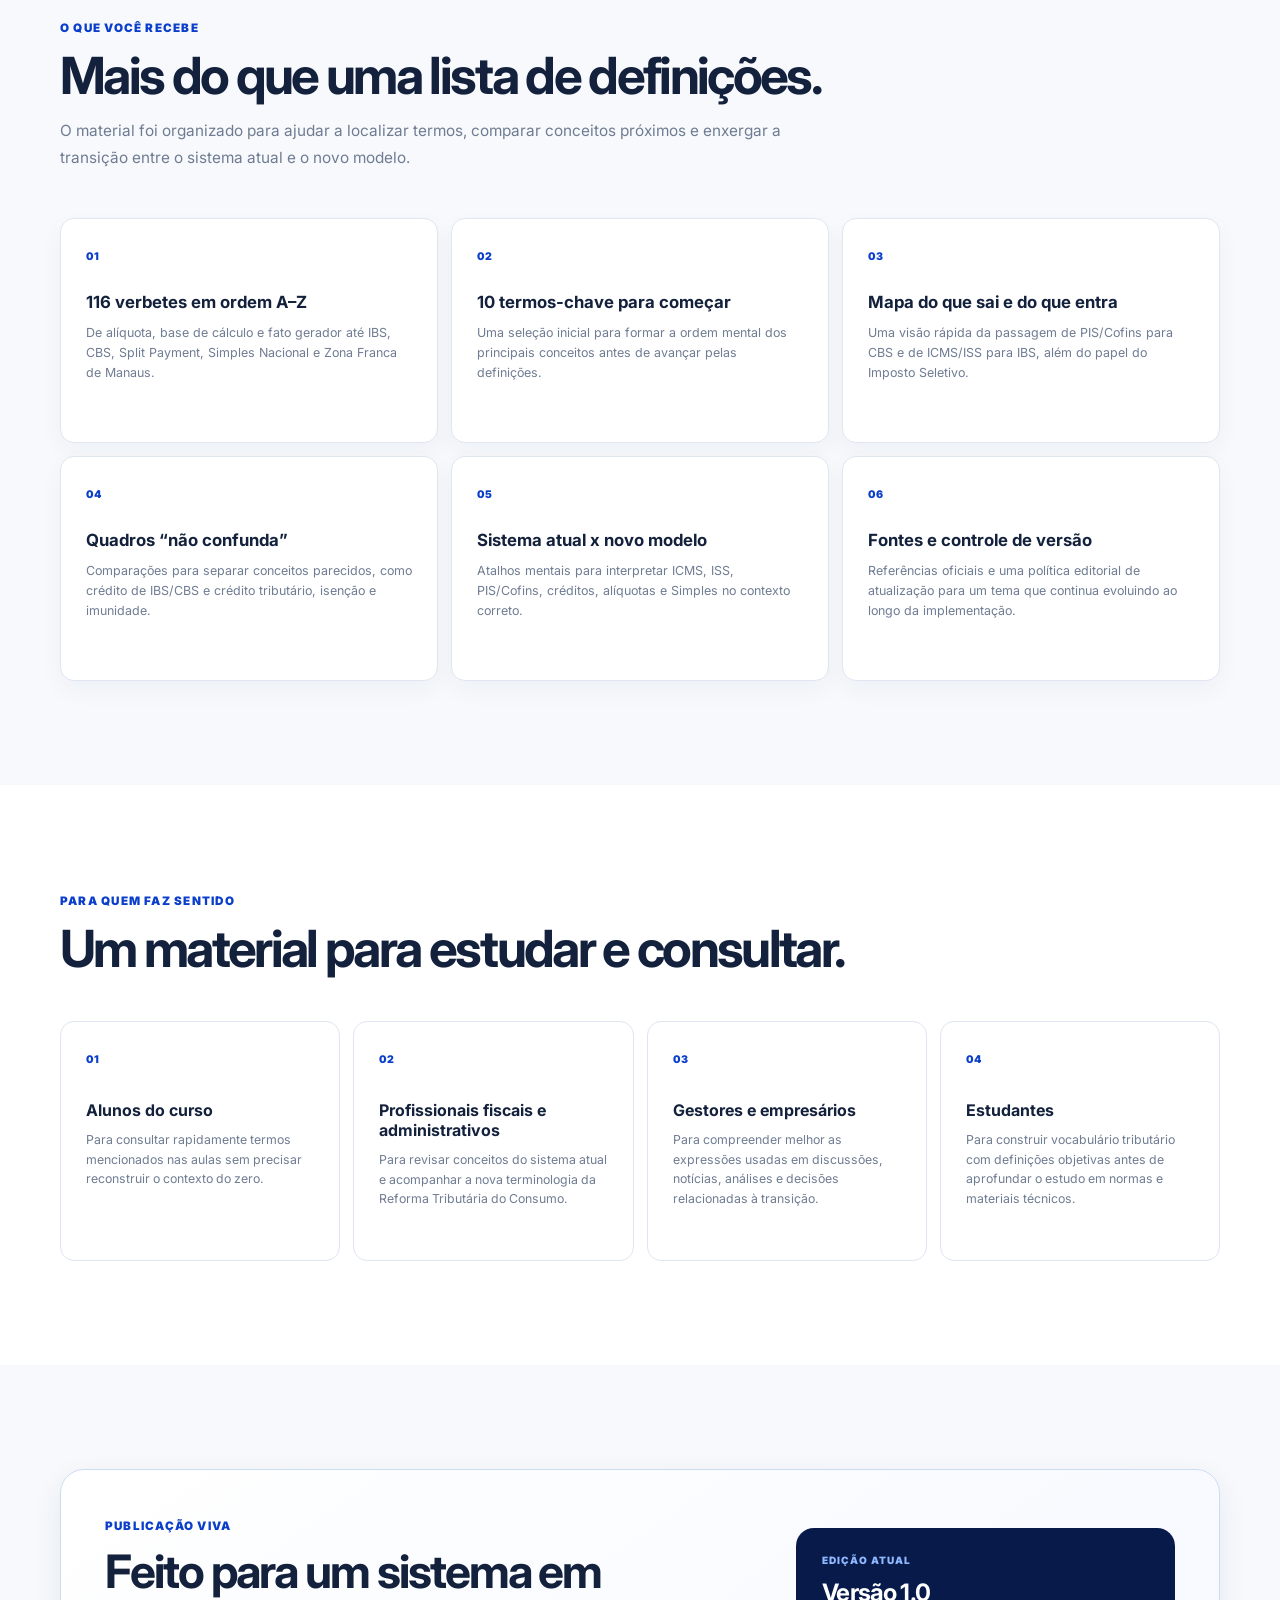
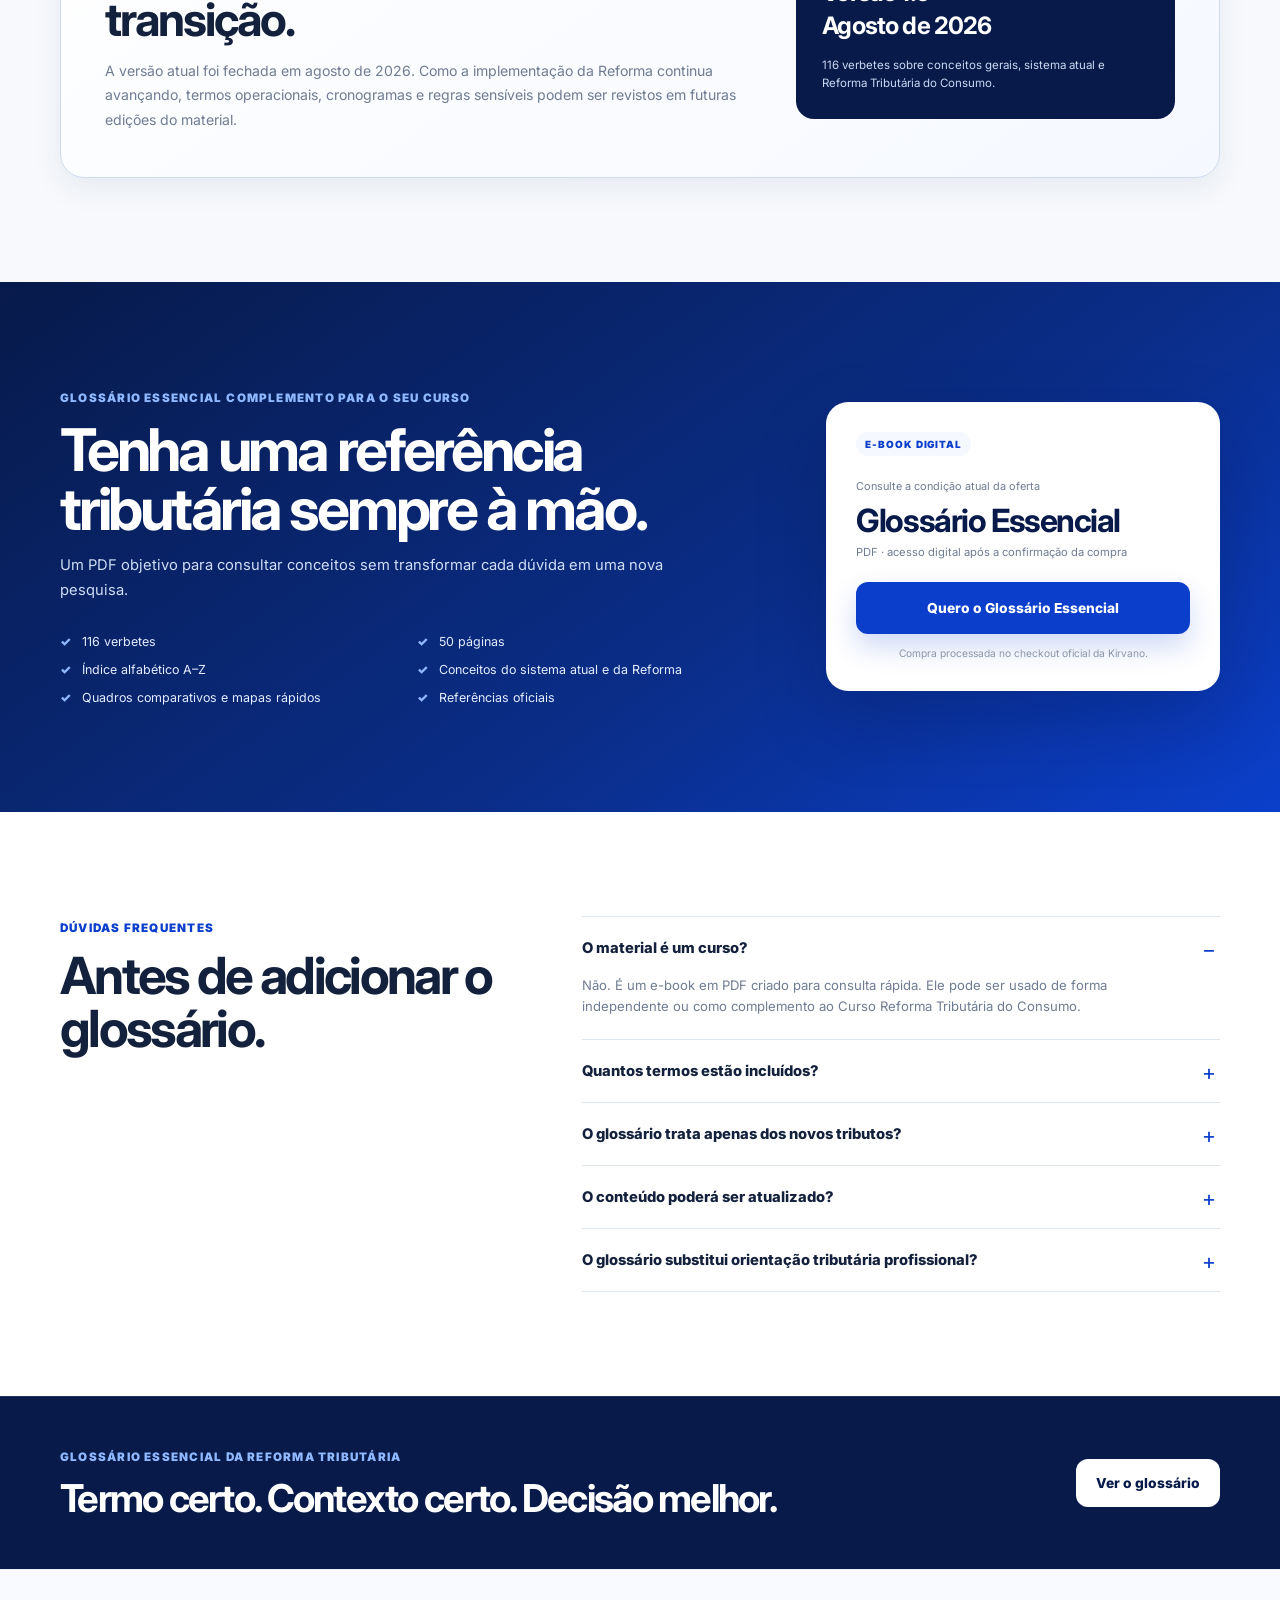
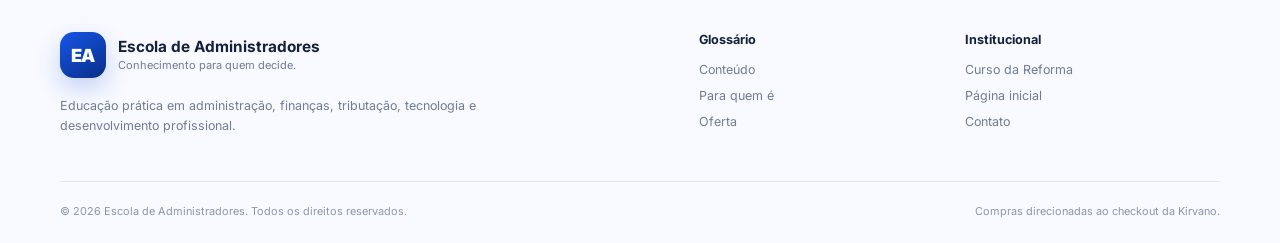
<file: pos-compra-curso/index.html>
<!DOCTYPE html>
<html lang="pt-BR">
  <head>
    <meta charset="UTF-8" />
    <meta name="viewport" content="width=device-width, initial-scale=1.0" />
    <meta name="robots" content="noindex, nofollow" />
    <meta http-equiv="refresh" content="0; url=../glossario-reforma/?origem=pos-compra-curso" />
    <title>Compra concluída | Escola de Administradores</title>
    <link rel="icon" type="image/png" href="../assets/img/logo-ea.png" />
    <style>
      body{margin:0;min-height:100vh;display:grid;place-items:center;font-family:Inter,system-ui,sans-serif;background:#f7f9fc;color:#13213c}.box{max-width:560px;margin:24px;padding:32px;border:1px solid #dfe6f1;border-radius:20px;background:#fff;text-align:center;box-shadow:0 24px 70px rgba(17,48,103,.13)}a{display:inline-block;margin-top:12px;color:#0b3fcb;font-weight:800;text-decoration:none}
    </style>
    <script>window.location.replace('../glossario-reforma/?origem=pos-compra-curso');</script>
  </head>
  <body>
    <div class="box"><strong>Compra confirmada.</strong><p>Estamos levando você para o material complementar da Reforma Tributária.</p><a href="../glossario-reforma/?origem=pos-compra-curso">Continuar</a></div>
  </body>
</html>
</file>
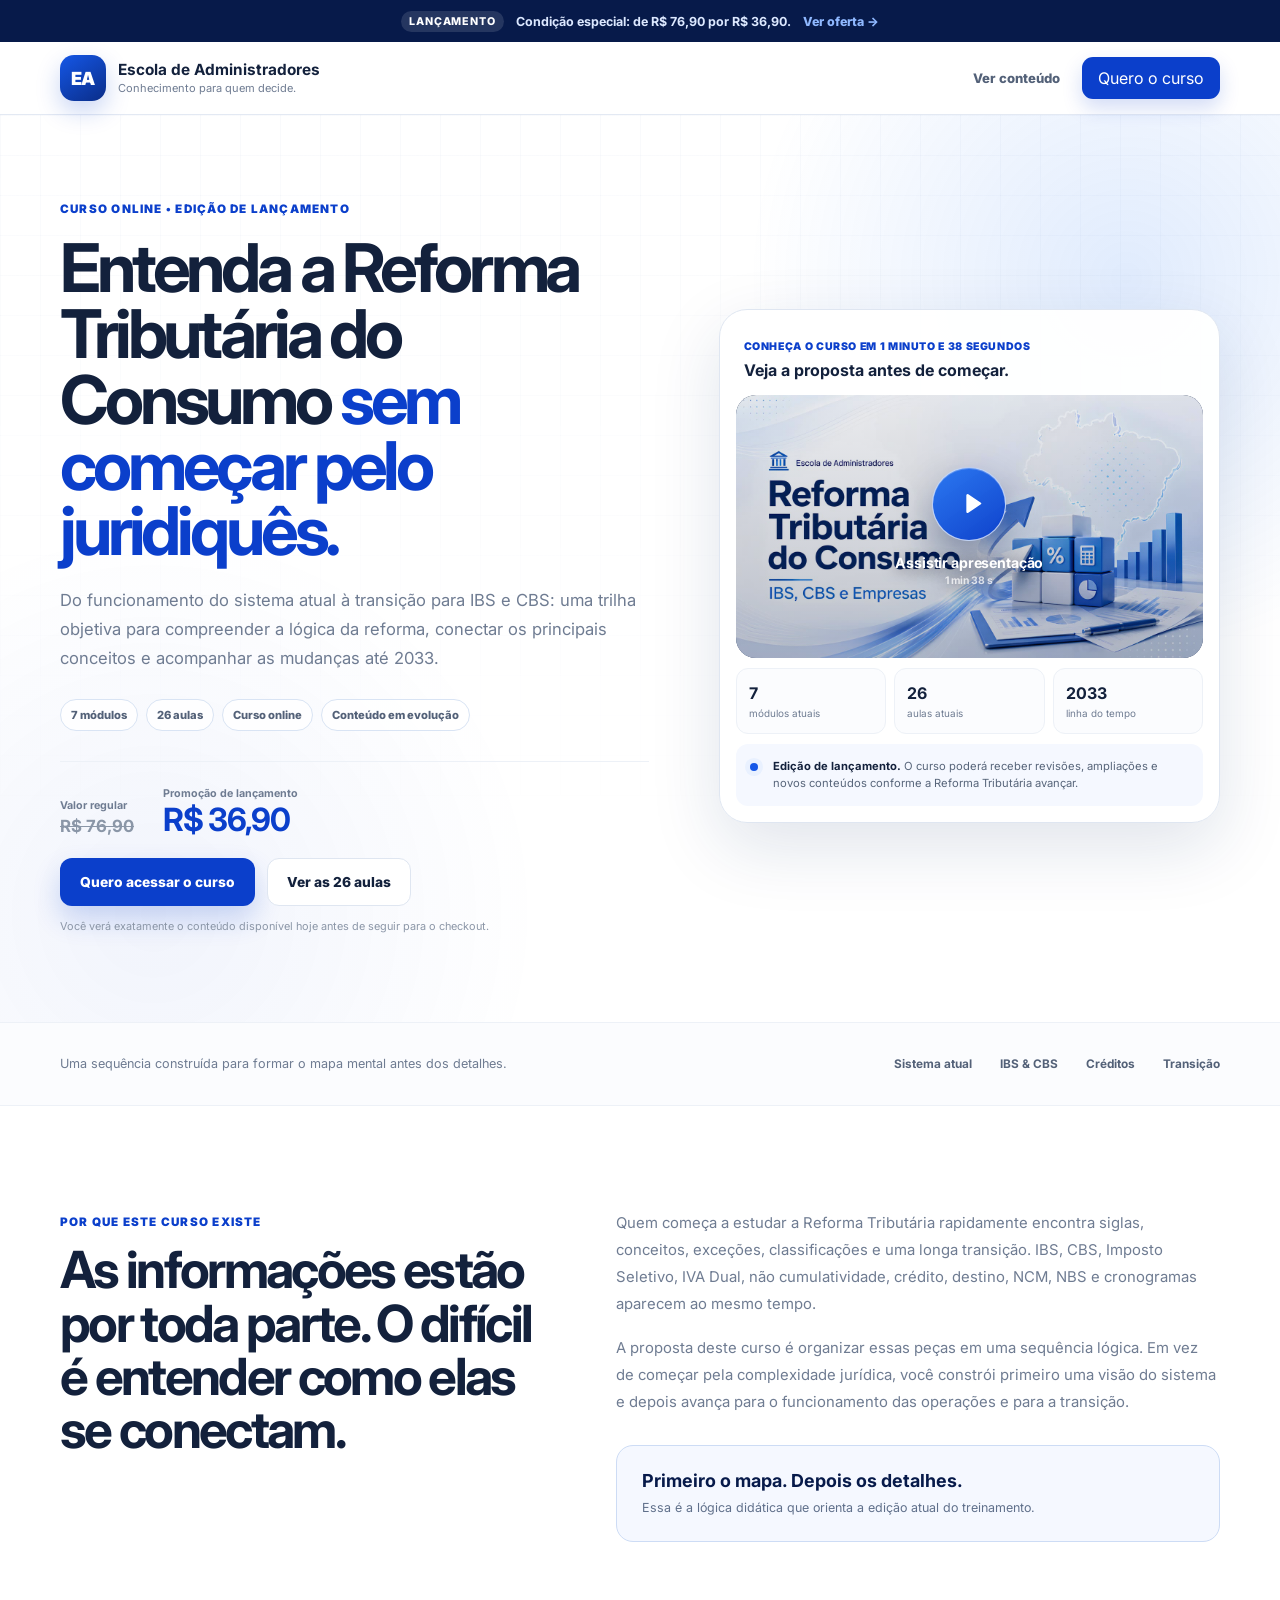
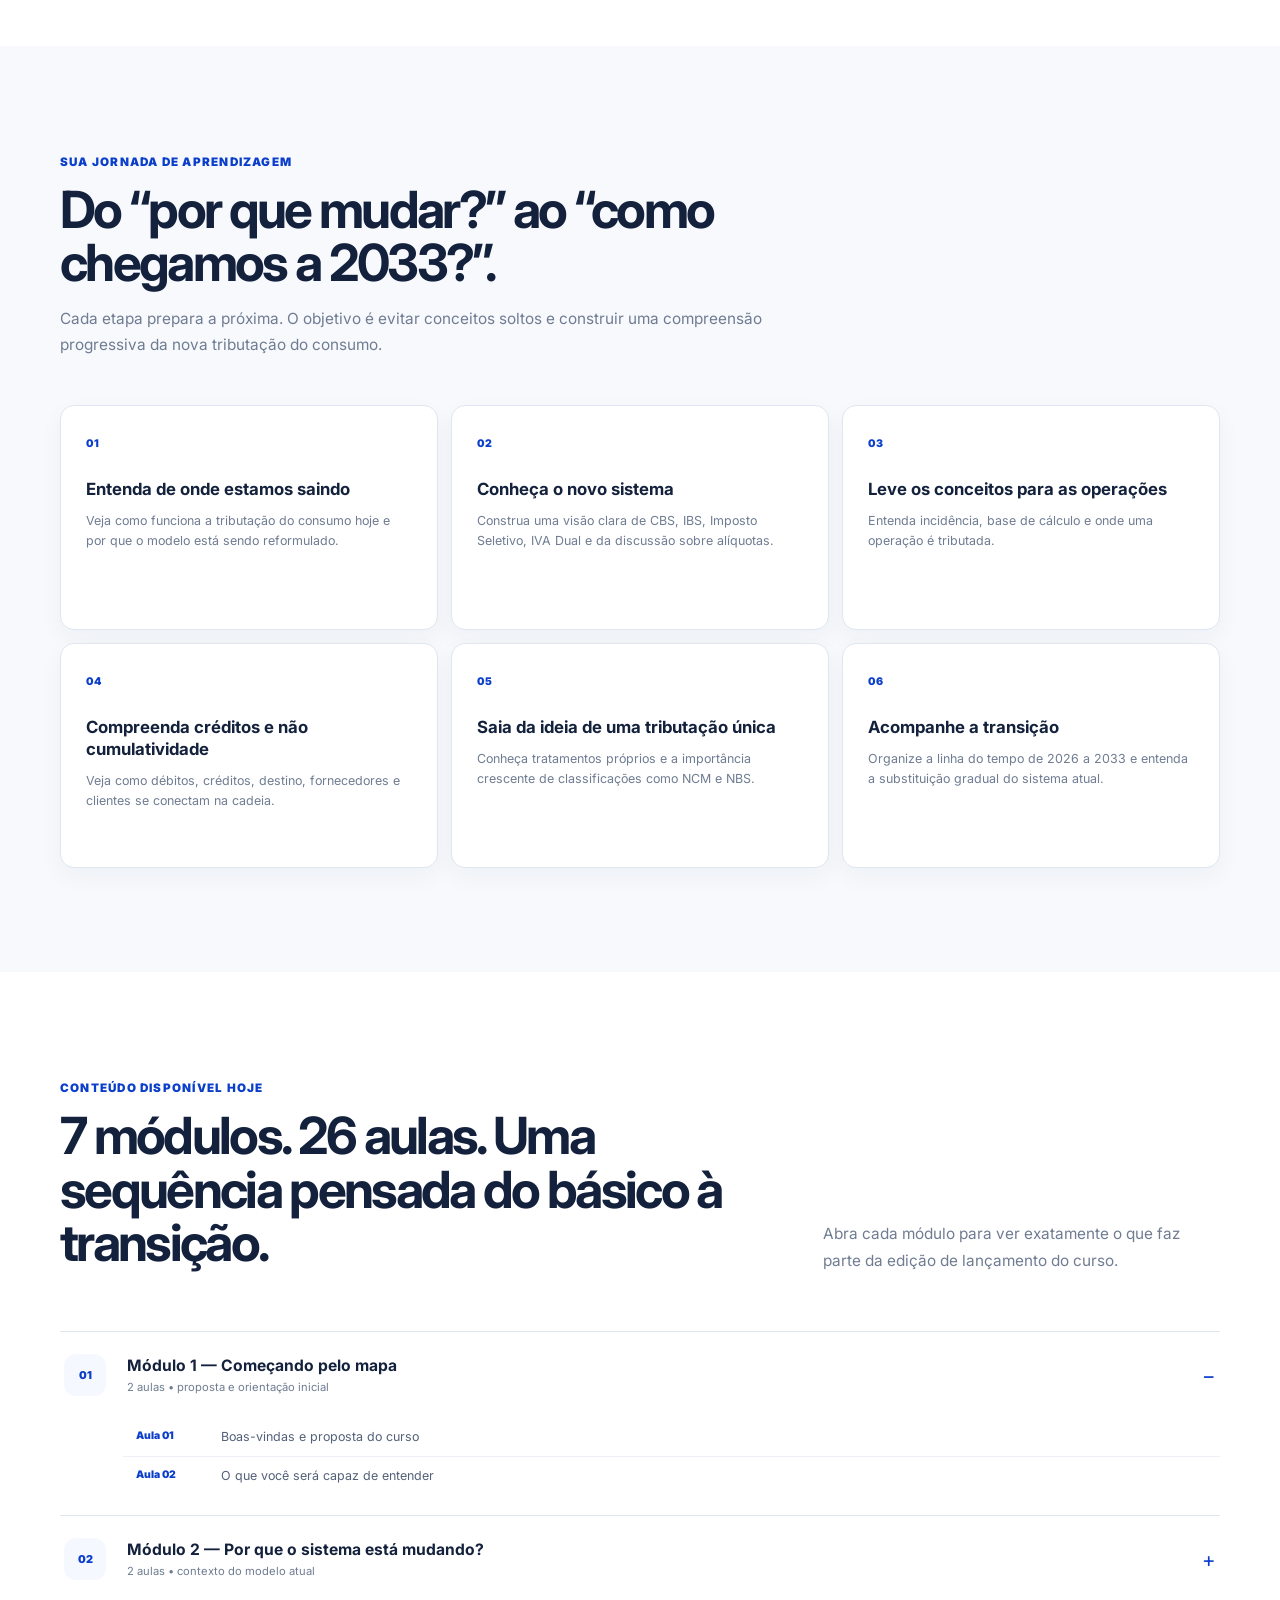
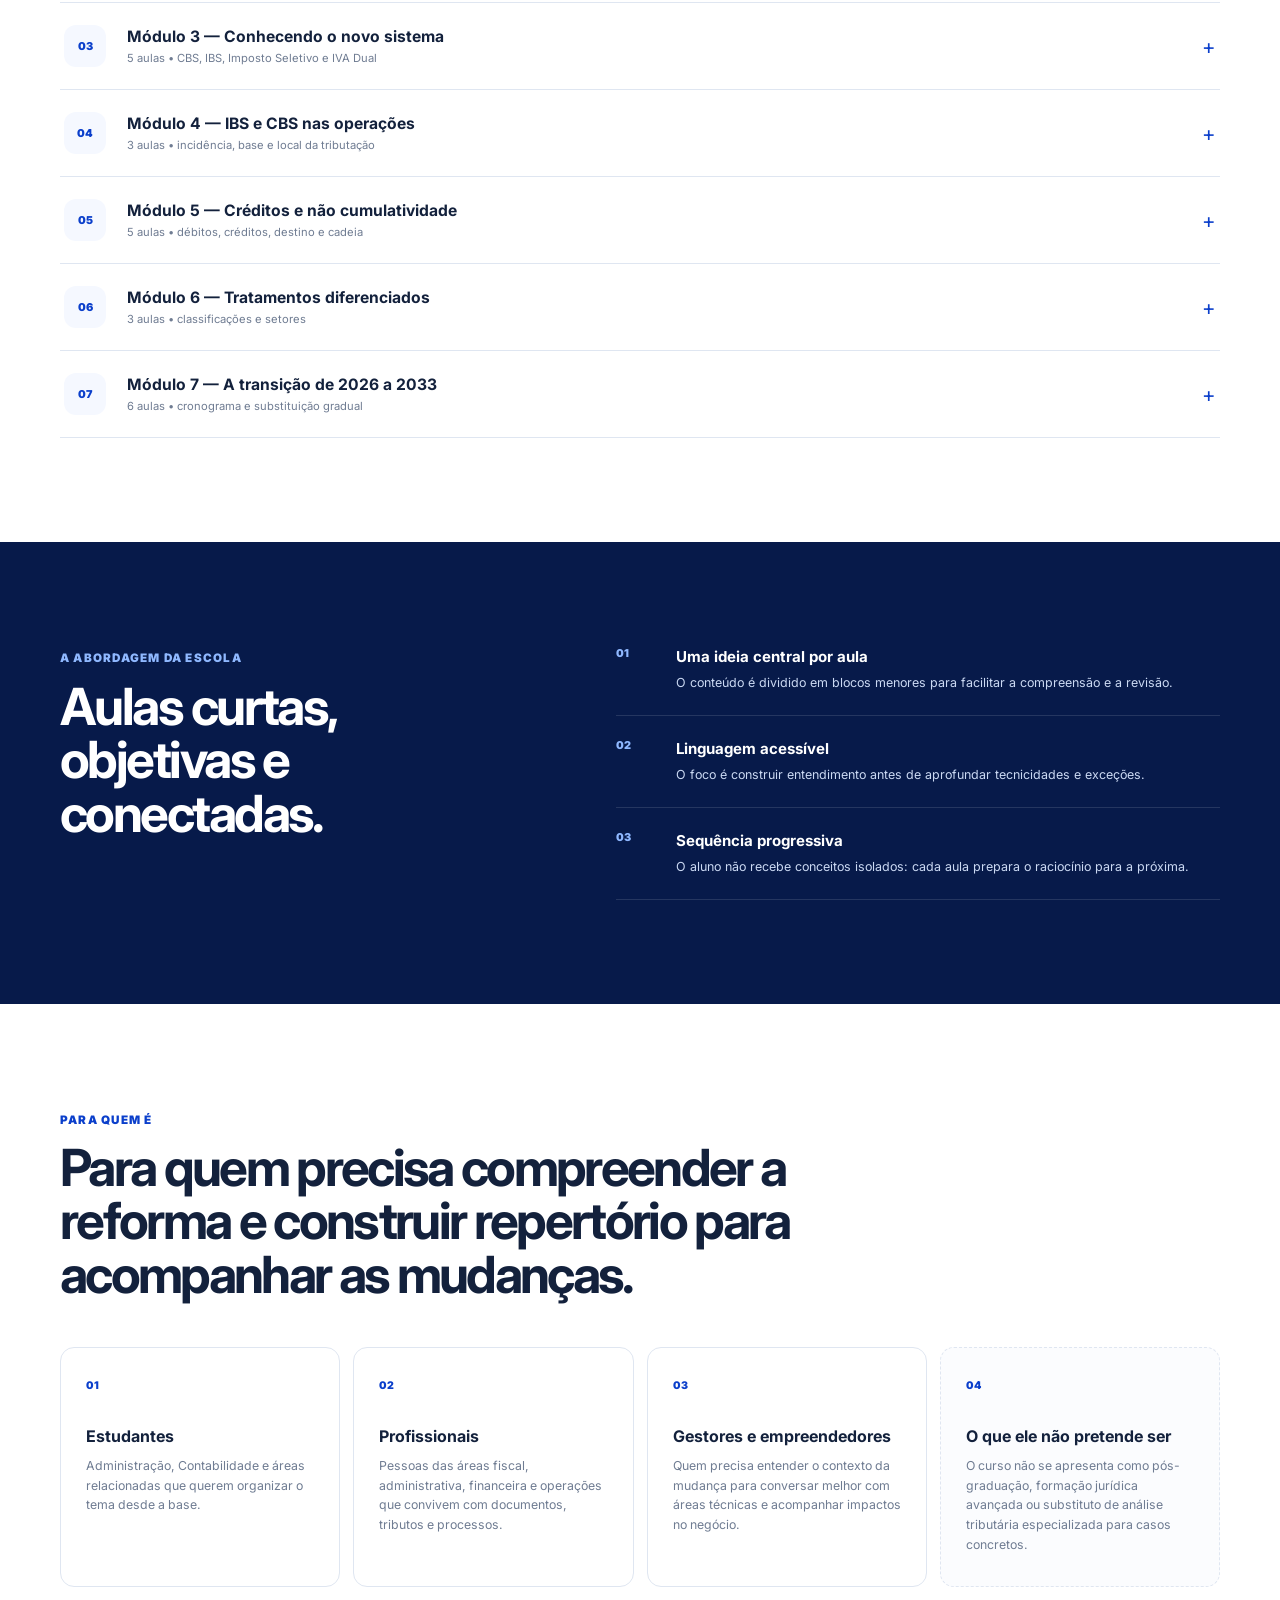
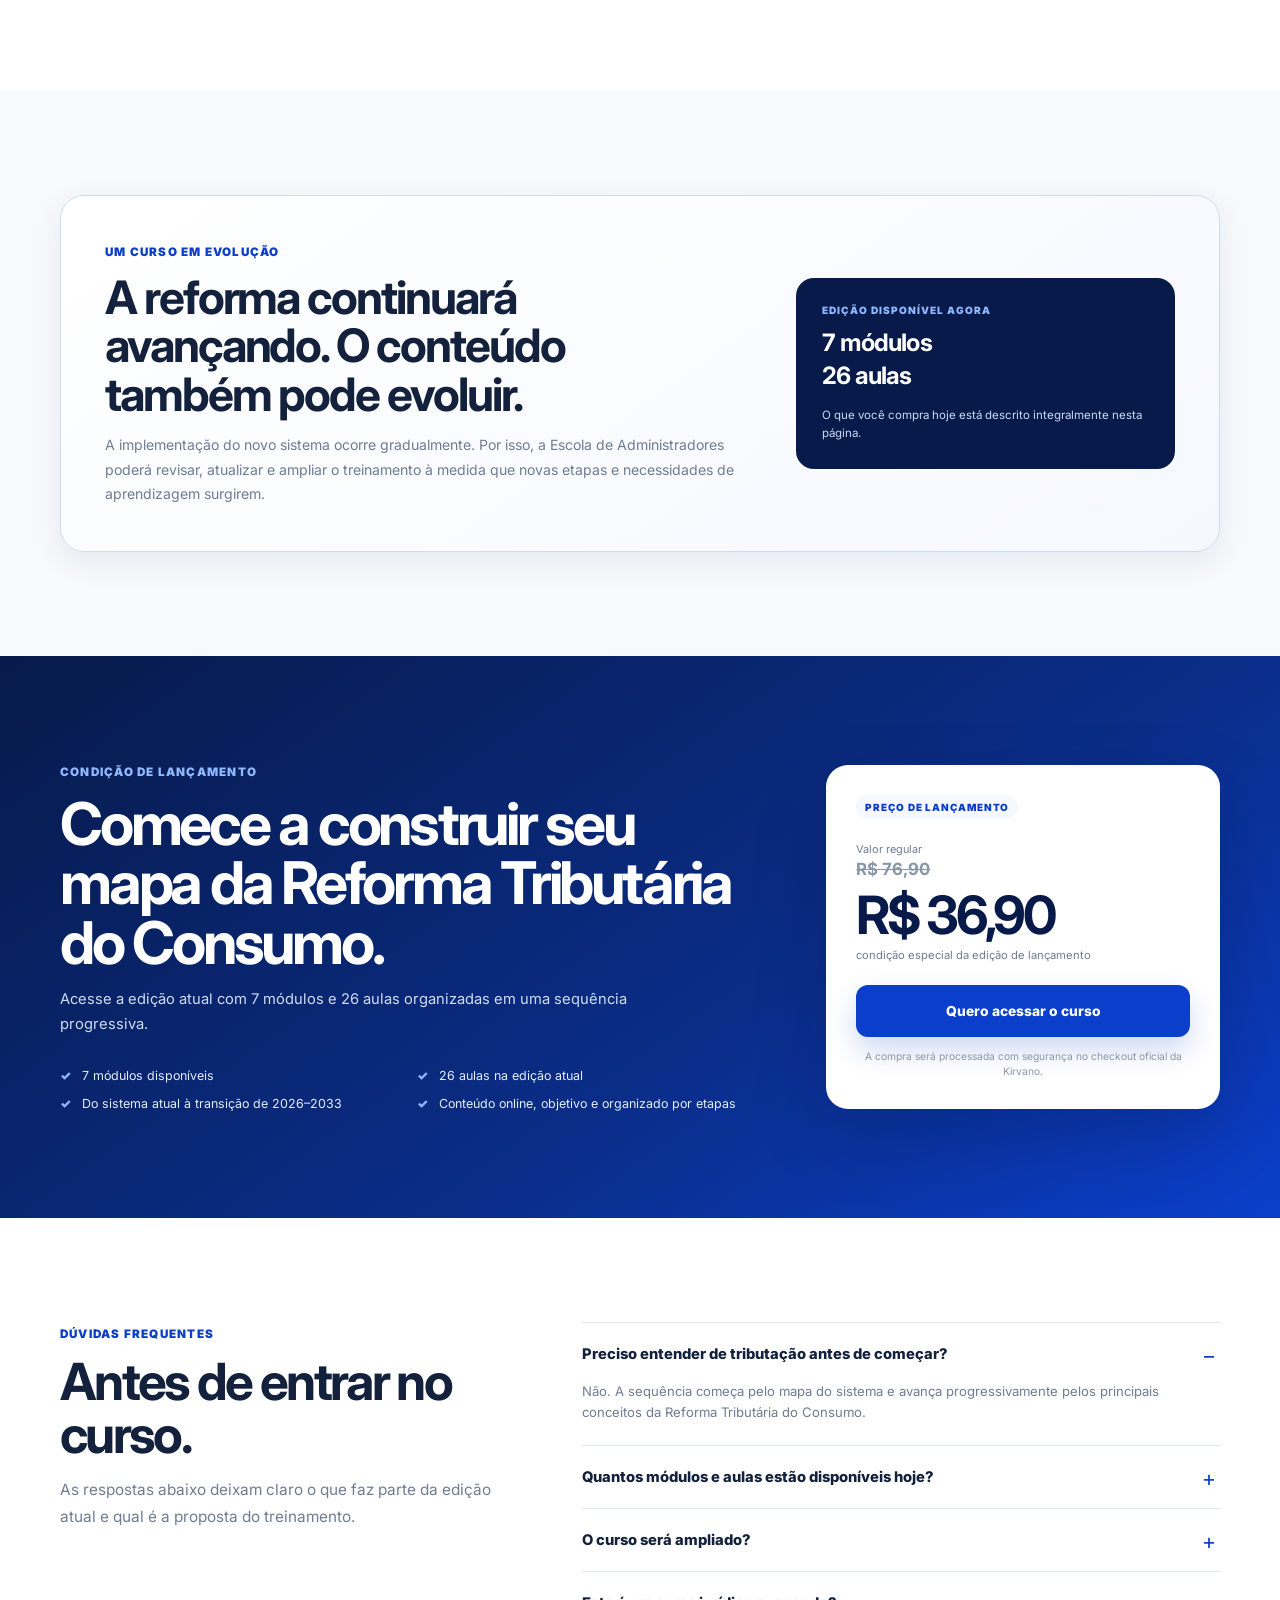
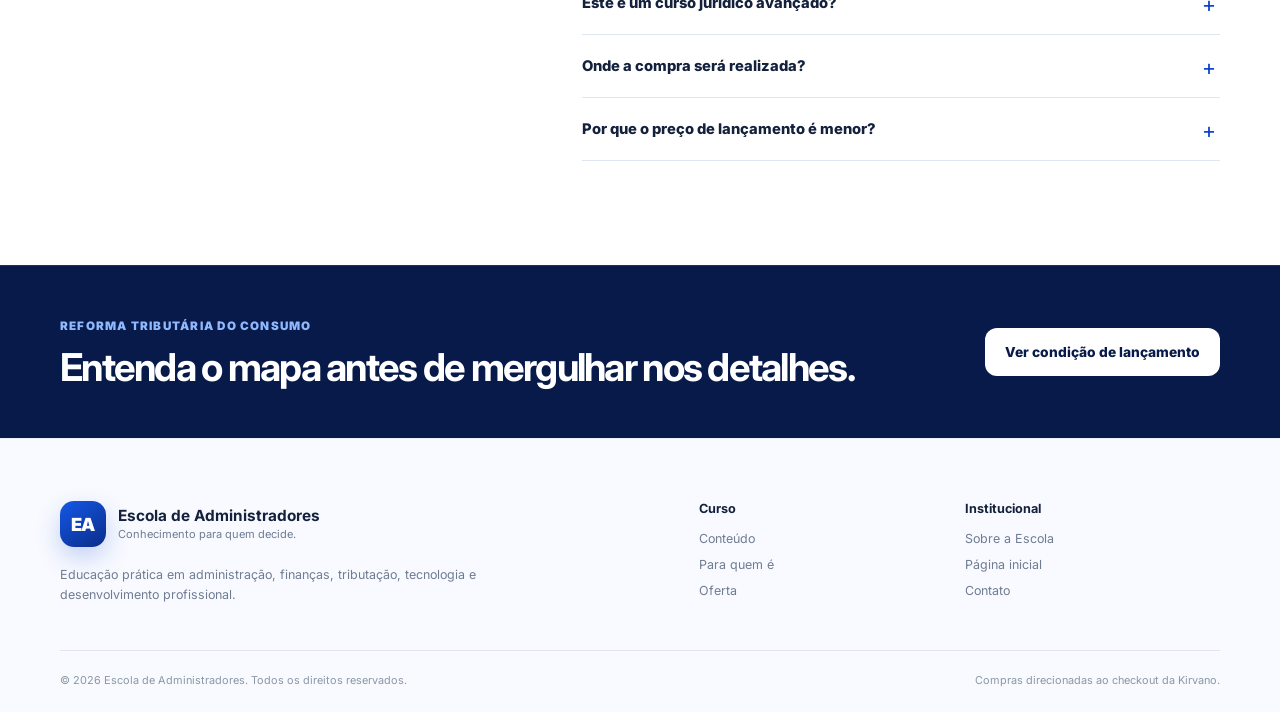
<file: reforma-tributaria/index.html>
<!DOCTYPE html>
<html lang="pt-BR">
  <head>
    <meta charset="UTF-8" />
    <meta name="viewport" content="width=device-width, initial-scale=1.0" />
    <meta
      name="description"
      content="Curso Reforma Tributária do Consumo da Escola de Administradores. Entenda IBS, CBS, IVA Dual, não cumulatividade, tributação no destino e a transição até 2033."
    />
    <meta name="theme-color" content="#0b3fcb" />
    <meta property="og:title" content="Curso Reforma Tributária do Consumo | Escola de Administradores" />
    <meta
      property="og:description"
      content="Entenda a lógica da Reforma Tributária do Consumo do sistema atual à transição para IBS e CBS, sem começar pelo juridiquês."
    />
    <meta property="og:type" content="website" />
    <meta property="og:url" content="https://escoladeadministradores.com.br/reforma-tributaria/" />
    <meta property="og:image" content="https://escoladeadministradores.com.br/assets/img/logo-ea.png" />
    <title>Curso Reforma Tributária do Consumo | Escola de Administradores</title>

    <link rel="canonical" href="https://escoladeadministradores.com.br/reforma-tributaria/" />
    <link rel="icon" type="image/png" href="../assets/img/logo-ea.png" />
    <link rel="preconnect" href="https://fonts.googleapis.com" />
    <link rel="preconnect" href="https://fonts.gstatic.com" crossorigin />
    <link
      href="https://fonts.googleapis.com/css2?family=Inter:wght@400;500;600;700;800;900&display=swap"
      rel="stylesheet"
    />
    <link rel="stylesheet" href="../assets/css/styles.css" />
  </head>
  <body class="sales-page">
    <div class="top-bar sales-top-bar">
      <span>LANÇAMENTO</span>
      <strong>Condição especial: de R$ 76,90 por R$ 36,90.</strong>
      <a href="#oferta">Ver oferta →</a>
    </div>

    <header class="site-header" id="topo">
      <nav class="navbar container sales-navbar" aria-label="Navegação da página do curso">
        <a href="../" class="brand" aria-label="Escola de Administradores — página inicial">
          <span class="brand-icon" aria-hidden="true">EA</span>
          <span class="brand-copy">
            <strong>Escola de Administradores</strong>
            <small>Conhecimento para quem decide.</small>
          </span>
        </a>

        <div class="sales-nav-actions">
          <a href="#conteudo" class="sales-nav-link">Ver conteúdo</a>
          <a href="#oferta" class="nav-cta">Quero o curso</a>
        </div>
      </nav>
    </header>

    <main>
      <section class="sales-hero section-padding">
        <div class="container sales-hero-grid">
          <div class="sales-hero-copy reveal">
            <span class="eyebrow">Curso online • Edição de lançamento</span>
            <h1>Entenda a Reforma Tributária do Consumo <em>sem começar pelo juridiquês.</em></h1>
            <p class="sales-lead">
              Do funcionamento do sistema atual à transição para IBS e CBS: uma trilha objetiva para compreender a lógica da reforma, conectar os principais conceitos e acompanhar as mudanças até 2033.
            </p>

            <div class="sales-badges" aria-label="Informações do curso">
              <span>7 módulos</span>
              <span>26 aulas</span>
              <span>Curso online</span>
              <span>Conteúdo em evolução</span>
            </div>

            <div class="sales-price-inline">
              <div>
                <small>Valor regular</small>
                <del>R$ 76,90</del>
              </div>
              <div>
                <small>Promoção de lançamento</small>
                <strong>R$ 36,90</strong>
              </div>
            </div>

            <div class="hero-actions sales-hero-actions">
              <a href="#oferta" class="btn btn-primary">Quero acessar o curso</a>
              <a href="#conteudo" class="btn btn-secondary">Ver as 26 aulas</a>
            </div>
            <small class="sales-microcopy">Você verá exatamente o conteúdo disponível hoje antes de seguir para o checkout.</small>
          </div>

          <aside class="sales-video-card reveal" aria-label="Vídeo de apresentação do Curso Reforma Tributária do Consumo">
            <div class="sales-video-heading">
              <span class="sales-video-kicker">Conheça o curso em 1 minuto e 38 segundos</span>
              <strong>Veja a proposta antes de começar.</strong>
            </div>
            <div class="sales-video-frame ea-player" data-ea-player>
              <video
                class="ea-player-video"
                playsinline
                preload="metadata"
                poster="../assets/img/reforma-tributaria-video-poster.jpg"
                aria-label="Vídeo promocional do curso Reforma Tributária do Consumo"
              >
                <source src="../assets/video/reforma-tributaria-conheca-o-curso.mp4" type="video/mp4" />
                Seu navegador não oferece suporte à reprodução de vídeo.
              </video>

              <div class="ea-player-loading" aria-hidden="true"><span></span></div>

              <button class="ea-player-stage-play" type="button" data-player-action="toggle" aria-label="Reproduzir vídeo">
                <span class="ea-player-stage-icon" aria-hidden="true">
                  <svg viewBox="0 0 24 24"><path d="M8 5.7v12.6c0 .78.85 1.26 1.52.86l9.45-6.3a1.03 1.03 0 0 0 0-1.72L9.52 4.84A1 1 0 0 0 8 5.7Z"/></svg>
                </span>
                <span class="ea-player-stage-copy">
                  <strong>Assistir apresentação</strong>
                  <small>1 min 38 s</small>
                </span>
              </button>

              <div class="ea-player-brand" aria-hidden="true">
                <span class="ea-player-brand-mark">EA</span>
                <span>Escola de Administradores</span>
              </div>

              <div class="ea-player-controls" data-player-controls>
                <div class="ea-player-progress-wrap">
                  <input class="ea-player-progress" data-player-progress type="range" min="0" max="1000" value="0" step="1" aria-label="Progresso do vídeo" />
                </div>

                <div class="ea-player-control-row">
                  <div class="ea-player-control-group">
                    <button class="ea-player-icon-button" type="button" data-player-action="toggle" aria-label="Reproduzir vídeo" title="Reproduzir/Pausar (Espaço)">
                      <svg class="icon-play" viewBox="0 0 24 24" aria-hidden="true"><path d="M8 5.7v12.6c0 .78.85 1.26 1.52.86l9.45-6.3a1.03 1.03 0 0 0 0-1.72L9.52 4.84A1 1 0 0 0 8 5.7Z"/></svg>
                      <svg class="icon-pause" viewBox="0 0 24 24" aria-hidden="true"><path d="M7 5h3.6v14H7V5Zm6.4 0H17v14h-3.6V5Z"/></svg>
                    </button>
                    <button class="ea-player-icon-button ea-player-seek-button" type="button" data-player-action="back" aria-label="Voltar 10 segundos" title="Voltar 10 segundos">
                      <svg viewBox="0 0 24 24" aria-hidden="true"><path d="M7.2 7.2V3.8L2.8 8.1l4.4 4.3V9a7.2 7.2 0 1 1-1.3 7.9l-2 .7A9.3 9.3 0 1 0 7.2 7.2Z"/><path d="M9.2 11.2h1.2v5.1H9.1v-3.7l-1 .7-.6-.9 1.7-1.2Zm4-.1c1.4 0 2.2 1 2.2 2.7s-.8 2.7-2.2 2.7-2.2-1-2.2-2.7.8-2.7 2.2-2.7Zm0 1c-.6 0-.9.5-.9 1.7s.3 1.7.9 1.7.9-.5.9-1.7-.3-1.7-.9-1.7Z"/></svg>
                    </button>
                    <button class="ea-player-icon-button ea-player-seek-button" type="button" data-player-action="forward" aria-label="Avançar 10 segundos" title="Avançar 10 segundos">
                      <svg viewBox="0 0 24 24" aria-hidden="true"><path d="M16.8 7.2V3.8l4.4 4.3-4.4 4.3V9a7.2 7.2 0 1 0 1.3 7.9l2 .7a9.3 9.3 0 1 1-3.3-10.4Z"/><path d="M8.2 11.2h1.2v5.1H8.1v-3.7l-1 .7-.6-.9 1.7-1.2Zm4-.1c1.4 0 2.2 1 2.2 2.7s-.8 2.7-2.2 2.7-2.2-1-2.2-2.7.8-2.7 2.2-2.7Zm0 1c-.6 0-.9.5-.9 1.7s.3 1.7.9 1.7.9-.5.9-1.7-.3-1.7-.9-1.7Z"/></svg>
                    </button>
                    <div class="ea-player-volume-group">
                      <button class="ea-player-icon-button" type="button" data-player-action="mute" aria-label="Silenciar vídeo" title="Ativar/Desativar som (M)">
                        <svg class="icon-volume" viewBox="0 0 24 24" aria-hidden="true"><path d="M4 9.5v5h3.4l4.4 3.7V5.8L7.4 9.5H4Zm10.2-.8a5 5 0 0 1 0 6.6l1.5 1.3a7 7 0 0 0 0-9.2l-1.5 1.3Zm2.7-2.4a8.6 8.6 0 0 1 0 11.4l1.5 1.3a10.6 10.6 0 0 0 0-14l-1.5 1.3Z"/></svg>
                        <svg class="icon-muted" viewBox="0 0 24 24" aria-hidden="true"><path d="M4 9.5v5h3.4l4.4 3.7V5.8L7.4 9.5H4Z"/><path d="m15.2 9.1 1.4-1.4 2 2 2-2 1.4 1.4-2 2 2 2-1.4 1.4-2-2-2 2-1.4-1.4 2-2-2-2Z"/></svg>
                      </button>
                      <input class="ea-player-volume" data-player-volume type="range" min="0" max="1" value="1" step="0.05" aria-label="Volume" />
                    </div>
                    <span class="ea-player-time" data-player-time>0:00 / 1:38</span>
                  </div>

                  <div class="ea-player-control-group ea-player-control-group-right">
                    <div class="ea-player-speed-wrap">
                      <button class="ea-player-text-button" type="button" data-player-action="speed" aria-haspopup="true" aria-expanded="false" aria-label="Velocidade de reprodução" title="Velocidade">
                        <span data-player-speed-label>1x</span>
                      </button>
                      <div class="ea-player-speed-menu" data-player-speed-menu hidden>
                        <button type="button" data-speed="0.75">0,75x</button>
                        <button type="button" data-speed="1" class="active">1x</button>
                        <button type="button" data-speed="1.25">1,25x</button>
                        <button type="button" data-speed="1.5">1,5x</button>
                        <button type="button" data-speed="2">2x</button>
                      </div>
                    </div>
                    <button class="ea-player-icon-button ea-player-pip" type="button" data-player-action="pip" aria-label="Picture in Picture" title="Picture in Picture">
                      <svg viewBox="0 0 24 24" aria-hidden="true"><path d="M3 5.5h18v13H3v-13Zm2 2v9h14v-9H5Z"/><path d="M12.5 11h5v4h-5z"/></svg>
                    </button>
                    <button class="ea-player-icon-button" type="button" data-player-action="fullscreen" aria-label="Tela cheia" title="Tela cheia (F)">
                      <svg class="icon-fullscreen" viewBox="0 0 24 24" aria-hidden="true"><path d="M5 9V5h4V3H3v6h2Zm10-6v2h4v4h2V3h-6Zm4 12v4h-4v2h6v-6h-2ZM9 19H5v-4H3v6h6v-2Z"/></svg>
                      <svg class="icon-fullscreen-exit" viewBox="0 0 24 24" aria-hidden="true"><path d="M9 3v6H3V7h4V3h2Zm6 0h2v4h4v2h-6V3Zm6 12v2h-4v4h-2v-6h6ZM9 15v6H7v-4H3v-2h6Z"/></svg>
                    </button>
                  </div>
                </div>
              </div>

              <div class="ea-player-end-card" data-player-end-card hidden>
                <span class="ea-player-end-kicker">Escola de Administradores</span>
                <strong>Pronto para começar?</strong>
                <p>Conheça o conteúdo completo e acesse a edição de lançamento.</p>
                <div>
                  <button type="button" class="ea-player-replay" data-player-action="replay">↻ Rever vídeo</button>
                  <a href="#oferta" class="ea-player-cta">Quero acessar o curso</a>
                </div>
              </div>

              <div class="ea-player-toast" data-player-toast role="status" aria-live="polite"></div>
            </div>
            <div class="sales-product-meta sales-video-meta" aria-label="Resumo do curso">
              <div><strong>7</strong><span>módulos atuais</span></div>
              <div><strong>26</strong><span>aulas atuais</span></div>
              <div><strong>2033</strong><span>linha do tempo</span></div>
            </div>
            <div class="sales-product-note">
              <span class="status-dot"></span>
              <p><strong>Edição de lançamento.</strong> O curso poderá receber revisões, ampliações e novos conteúdos conforme a Reforma Tributária avançar.</p>
            </div>
          </aside>
        </div>
      </section>

      <section class="sales-proof-strip">
        <div class="container sales-proof-grid">
          <span>Uma sequência construída para formar o mapa mental antes dos detalhes.</span>
          <strong>Sistema atual</strong>
          <strong>IBS &amp; CBS</strong>
          <strong>Créditos</strong>
          <strong>Transição</strong>
        </div>
      </section>

      <section class="section-padding sales-problem-section">
        <div class="container sales-two-col">
          <div class="section-heading left reveal">
            <span class="eyebrow">Por que este curso existe</span>
            <h2>As informações estão por toda parte. O difícil é entender como elas se conectam.</h2>
          </div>
          <div class="sales-problem-copy reveal">
            <p>
              Quem começa a estudar a Reforma Tributária rapidamente encontra siglas, conceitos, exceções, classificações e uma longa transição. IBS, CBS, Imposto Seletivo, IVA Dual, não cumulatividade, crédito, destino, NCM, NBS e cronogramas aparecem ao mesmo tempo.
            </p>
            <p>
              A proposta deste curso é organizar essas peças em uma sequência lógica. Em vez de começar pela complexidade jurídica, você constrói primeiro uma visão do sistema e depois avança para o funcionamento das operações e para a transição.
            </p>
            <div class="sales-callout">
              <strong>Primeiro o mapa. Depois os detalhes.</strong>
              <span>Essa é a lógica didática que orienta a edição atual do treinamento.</span>
            </div>
          </div>
        </div>
      </section>

      <section class="section-padding soft-bg" id="jornada">
        <div class="container">
          <div class="section-heading reveal">
            <span class="eyebrow">Sua jornada de aprendizagem</span>
            <h2>Do “por que mudar?” ao “como chegamos a 2033?”.</h2>
            <p>Cada etapa prepara a próxima. O objetivo é evitar conceitos soltos e construir uma compreensão progressiva da nova tributação do consumo.</p>
          </div>

          <div class="sales-journey-grid">
            <article class="sales-journey-card reveal"><span>01</span><h3>Entenda de onde estamos saindo</h3><p>Veja como funciona a tributação do consumo hoje e por que o modelo está sendo reformulado.</p></article>
            <article class="sales-journey-card reveal"><span>02</span><h3>Conheça o novo sistema</h3><p>Construa uma visão clara de CBS, IBS, Imposto Seletivo, IVA Dual e da discussão sobre alíquotas.</p></article>
            <article class="sales-journey-card reveal"><span>03</span><h3>Leve os conceitos para as operações</h3><p>Entenda incidência, base de cálculo e onde uma operação é tributada.</p></article>
            <article class="sales-journey-card reveal"><span>04</span><h3>Compreenda créditos e não cumulatividade</h3><p>Veja como débitos, créditos, destino, fornecedores e clientes se conectam na cadeia.</p></article>
            <article class="sales-journey-card reveal"><span>05</span><h3>Saia da ideia de uma tributação única</h3><p>Conheça tratamentos próprios e a importância crescente de classificações como NCM e NBS.</p></article>
            <article class="sales-journey-card reveal"><span>06</span><h3>Acompanhe a transição</h3><p>Organize a linha do tempo de 2026 a 2033 e entenda a substituição gradual do sistema atual.</p></article>
          </div>
        </div>
      </section>

      <section class="section-padding" id="conteudo">
        <div class="container">
          <div class="section-heading catalog-heading reveal">
            <div>
              <span class="eyebrow">Conteúdo disponível hoje</span>
              <h2>7 módulos. 26 aulas. Uma sequência pensada do básico à transição.</h2>
            </div>
            <p>Abra cada módulo para ver exatamente o que faz parte da edição de lançamento do curso.</p>
          </div>

          <div class="sales-curriculum reveal">
            <details open>
              <summary><span class="module-number">01</span><div><strong>Módulo 1 — Começando pelo mapa</strong><small>2 aulas • proposta e orientação inicial</small></div><span class="module-toggle">+</span></summary>
              <div class="module-lessons">
                <p><span>Aula 01</span>Boas-vindas e proposta do curso</p>
                <p><span>Aula 02</span>O que você será capaz de entender</p>
              </div>
            </details>

            <details>
              <summary><span class="module-number">02</span><div><strong>Módulo 2 — Por que o sistema está mudando?</strong><small>2 aulas • contexto do modelo atual</small></div><span class="module-toggle">+</span></summary>
              <div class="module-lessons">
                <p><span>Aula 03</span>Como funciona a tributação do consumo hoje</p>
                <p><span>Aula 04</span>Por que reformar esse modelo</p>
              </div>
            </details>

            <details>
              <summary><span class="module-number">03</span><div><strong>Módulo 3 — Conhecendo o novo sistema</strong><small>5 aulas • CBS, IBS, Imposto Seletivo e IVA Dual</small></div><span class="module-toggle">+</span></summary>
              <div class="module-lessons">
                <p><span>Aula 05</span>O que é a CBS</p>
                <p><span>Aula 06</span>O que é o IBS</p>
                <p><span>Aula 07</span>O que é o Imposto Seletivo</p>
                <p><span>Aula 08</span>O que significa IVA Dual</p>
                <p><span>Aula 09</span>Afinal, quanto será a alíquota</p>
              </div>
            </details>

            <details>
              <summary><span class="module-number">04</span><div><strong>Módulo 4 — IBS e CBS nas operações</strong><small>3 aulas • incidência, base e local da tributação</small></div><span class="module-toggle">+</span></summary>
              <div class="module-lessons">
                <p><span>Aula 10</span>Quando IBS e CBS entram em uma operação</p>
                <p><span>Aula 11</span>Base de cálculo e preço da operação</p>
                <p><span>Aula 12</span>Onde a operação é tributada</p>
              </div>
            </details>

            <details>
              <summary><span class="module-number">05</span><div><strong>Módulo 5 — Créditos e não cumulatividade</strong><small>5 aulas • débitos, créditos, destino e cadeia</small></div><span class="module-toggle">+</span></summary>
              <div class="module-lessons">
                <p><span>Aula 13</span>Não cumulatividade em linguagem simples</p>
                <p><span>Aula 14</span>Débitos e créditos</p>
                <p><span>Aula 15</span>Crédito não significa crédito irrestrito</p>
                <p><span>Aula 16</span>Tributação no destino</p>
                <p><span>Aula 17</span>Fornecedores e clientes na cadeia</p>
              </div>
            </details>

            <details>
              <summary><span class="module-number">06</span><div><strong>Módulo 6 — Tratamentos diferenciados</strong><small>3 aulas • classificações e setores</small></div><span class="module-toggle">+</span></summary>
              <div class="module-lessons">
                <p><span>Aula 18</span>Nem tudo terá a mesma tributação</p>
                <p><span>Aula 19</span>Por que NCM e NBS ganham importância</p>
                <p><span>Aula 20</span>Exemplos de setores com tratamento próprio</p>
              </div>
            </details>

            <details>
              <summary><span class="module-number">07</span><div><strong>Módulo 7 — A transição de 2026 a 2033</strong><small>6 aulas • cronograma e substituição gradual</small></div><span class="module-toggle">+</span></summary>
              <div class="module-lessons">
                <p><span>Aula 21</span>Linha do tempo de 2026 a 2033</p>
                <p><span>Aula 22</span>O que significa 2026</p>
                <p><span>Aula 23</span>O que acontece a partir de 2027</p>
                <p><span>Aula 24</span>Transição de ICMS e ISS para IBS</p>
                <p><span>Aula 25</span>O sistema em 2033</p>
                <p><span>Aula 26</span>E os créditos do sistema antigo</p>
              </div>
            </details>
          </div>
        </div>
      </section>

      <section class="section-padding dark-section sales-method-section">
        <div class="container sales-two-col sales-method-grid">
          <div class="reveal">
            <span class="eyebrow eyebrow-light">A abordagem da Escola</span>
            <h2>Aulas curtas, objetivas e conectadas.</h2>
          </div>
          <div class="sales-method-list reveal">
            <article><span>01</span><div><strong>Uma ideia central por aula</strong><p>O conteúdo é dividido em blocos menores para facilitar a compreensão e a revisão.</p></div></article>
            <article><span>02</span><div><strong>Linguagem acessível</strong><p>O foco é construir entendimento antes de aprofundar tecnicidades e exceções.</p></div></article>
            <article><span>03</span><div><strong>Sequência progressiva</strong><p>O aluno não recebe conceitos isolados: cada aula prepara o raciocínio para a próxima.</p></div></article>
          </div>
        </div>
      </section>

      <section class="section-padding" id="publico">
        <div class="container">
          <div class="section-heading reveal">
            <span class="eyebrow">Para quem é</span>
            <h2>Para quem precisa compreender a reforma e construir repertório para acompanhar as mudanças.</h2>
          </div>
          <div class="sales-audience-grid">
            <article class="sales-audience-card reveal"><span>01</span><h3>Estudantes</h3><p>Administração, Contabilidade e áreas relacionadas que querem organizar o tema desde a base.</p></article>
            <article class="sales-audience-card reveal"><span>02</span><h3>Profissionais</h3><p>Pessoas das áreas fiscal, administrativa, financeira e operações que convivem com documentos, tributos e processos.</p></article>
            <article class="sales-audience-card reveal"><span>03</span><h3>Gestores e empreendedores</h3><p>Quem precisa entender o contexto da mudança para conversar melhor com áreas técnicas e acompanhar impactos no negócio.</p></article>
            <article class="sales-audience-card sales-audience-muted reveal"><span>04</span><h3>O que ele não pretende ser</h3><p>O curso não se apresenta como pós-graduação, formação jurídica avançada ou substituto de análise tributária especializada para casos concretos.</p></article>
          </div>
        </div>
      </section>

      <section class="section-padding soft-bg" id="atualizacoes">
        <div class="container sales-evolution-card reveal">
          <div>
            <span class="eyebrow">Um curso em evolução</span>
            <h2>A reforma continuará avançando. O conteúdo também pode evoluir.</h2>
            <p>
              A implementação do novo sistema ocorre gradualmente. Por isso, a Escola de Administradores poderá revisar, atualizar e ampliar o treinamento à medida que novas etapas e necessidades de aprendizagem surgirem.
            </p>
          </div>
          <div class="sales-version-box">
            <small>EDIÇÃO DISPONÍVEL AGORA</small>
            <strong>7 módulos</strong>
            <strong>26 aulas</strong>
            <span>O que você compra hoje está descrito integralmente nesta página.</span>
          </div>
        </div>
      </section>

      <section class="section-padding sales-offer-section" id="oferta">
        <div class="container">
          <div class="sales-offer-card reveal">
            <div class="sales-offer-copy">
              <span class="eyebrow eyebrow-light">Condição de lançamento</span>
              <h2>Comece a construir seu mapa da Reforma Tributária do Consumo.</h2>
              <p>Acesse a edição atual com 7 módulos e 26 aulas organizadas em uma sequência progressiva.</p>
              <ul class="sales-offer-list">
                <li>7 módulos disponíveis</li>
                <li>26 aulas na edição atual</li>
                <li>Do sistema atual à transição de 2026–2033</li>
                <li>Conteúdo online, objetivo e organizado por etapas</li>
              </ul>
            </div>

            <div class="sales-checkout-box">
              <span class="sales-launch-pill">PREÇO DE LANÇAMENTO</span>
              <small>Valor regular</small>
              <del>R$ 76,90</del>
              <strong class="sales-price">R$ 36,90</strong>
              <span class="sales-price-note">condição especial da edição de lançamento</span>
              <a
                href="#"
                class="btn sales-checkout-button checkout-link"
                data-checkout="curso-reforma"
                data-ready-label="Quero acessar o curso"
                data-pending-label="Checkout em breve"
                aria-disabled="true"
              >Checkout em breve</a>
              <small class="sales-secure-note">A compra será processada com segurança no checkout oficial da Kirvano.</small>
            </div>
          </div>
        </div>
      </section>

      <section class="section-padding faq-section" id="faq-curso">
        <div class="container faq-layout">
          <div class="section-heading left reveal">
            <span class="eyebrow">Dúvidas frequentes</span>
            <h2>Antes de entrar no curso.</h2>
            <p>As respostas abaixo deixam claro o que faz parte da edição atual e qual é a proposta do treinamento.</p>
          </div>

          <div class="faq-list reveal">
            <details open>
              <summary>Preciso entender de tributação antes de começar?</summary>
              <p>Não. A sequência começa pelo mapa do sistema e avança progressivamente pelos principais conceitos da Reforma Tributária do Consumo.</p>
            </details>
            <details>
              <summary>Quantos módulos e aulas estão disponíveis hoje?</summary>
              <p>A edição de lançamento apresentada nesta página possui 7 módulos e 26 aulas, chegando até a transição de 2026 a 2033.</p>
            </details>
            <details>
              <summary>O curso será ampliado?</summary>
              <p>A Escola de Administradores poderá revisar, atualizar e ampliar o treinamento conforme a implementação da Reforma Tributária avance. A oferta atual, porém, considera apenas os conteúdos já descritos nesta página.</p>
            </details>
            <details>
              <summary>Este é um curso jurídico avançado?</summary>
              <p>Não. A proposta é oferecer uma formação introdutória e estruturada para compreender a lógica do novo sistema. Ele não substitui análise jurídica ou tributária especializada para situações concretas.</p>
            </details>
            <details>
              <summary>Onde a compra será realizada?</summary>
              <p>O botão de compra encaminha você ao checkout oficial do curso na Kirvano.</p>
            </details>
            <details>
              <summary>Por que o preço de lançamento é menor?</summary>
              <p>R$ 36,90 é a condição promocional da edição de lançamento. O valor regular definido para o curso é R$ 76,90.</p>
            </details>
          </div>
        </div>
      </section>

      <section class="sales-final-cta">
        <div class="container sales-final-inner reveal">
          <div>
            <span class="eyebrow eyebrow-light">Reforma Tributária do Consumo</span>
            <h2>Entenda o mapa antes de mergulhar nos detalhes.</h2>
          </div>
          <a href="#oferta" class="btn sales-light-button">Ver condição de lançamento</a>
        </div>
      </section>
    </main>

    <footer class="site-footer">
      <div class="container footer-grid">
        <div class="footer-main">
          <a href="../" class="brand footer-brand">
            <span class="brand-icon" aria-hidden="true">EA</span>
            <span class="brand-copy">
              <strong>Escola de Administradores</strong>
              <small>Conhecimento para quem decide.</small>
            </span>
          </a>
          <p>Educação prática em administração, finanças, tributação, tecnologia e desenvolvimento profissional.</p>
        </div>
        <div class="footer-column">
          <strong>Curso</strong>
          <a href="#conteudo">Conteúdo</a>
          <a href="#publico">Para quem é</a>
          <a href="#oferta">Oferta</a>
        </div>
        <div class="footer-column">
          <strong>Institucional</strong>
          <a href="../#sobre">Sobre a Escola</a>
          <a href="../">Página inicial</a>
          <a href="mailto:contato@escoladeadministradores.com.br">Contato</a>
        </div>
      </div>
      <div class="container footer-bottom">
        <span>© <span id="currentYear"></span> Escola de Administradores. Todos os direitos reservados.</span>
        <span>Compras direcionadas ao checkout da Kirvano.</span>
      </div>
    </footer>

    <div class="sales-mobile-cta" aria-label="Atalho para a oferta">
      <div><del>R$ 76,90</del><strong>R$ 36,90</strong></div>
      <a href="#oferta">Ver oferta</a>
    </div>

    <script src="../assets/js/store.js"></script>
    <script src="../assets/js/main.js"></script>
  </body>
</html>
</file>
<file: assets/css/styles.css>
:root {
  --blue-950: #071a4a;
  --blue-900: #0a2d88;
  --blue-800: #0b3fcb;
  --blue-700: #1557e7;
  --blue-600: #2474f2;
  --blue-100: #e9f1ff;
  --blue-50: #f5f8ff;
  --ink: #13213c;
  --text: #34425d;
  --muted: #6f7c92;
  --line: #dfe6f1;
  --soft-line: #edf1f7;
  --white: #ffffff;
  --surface: #ffffff;
  --soft-bg: #f7f9fc;
  --shadow-sm: 0 10px 30px rgba(25, 51, 98, 0.08);
  --shadow: 0 24px 70px rgba(17, 48, 103, 0.13);
  --radius-sm: 14px;
  --radius: 20px;
  --radius-lg: 30px;
  --container: 1160px;
}

* { box-sizing: border-box; }
html { scroll-behavior: smooth; }
body {
  margin: 0;
  font-family: "Inter", system-ui, -apple-system, BlinkMacSystemFont, "Segoe UI", sans-serif;
  color: var(--text);
  background: var(--white);
  -webkit-font-smoothing: antialiased;
}

body.menu-open { overflow: hidden; }
a { color: inherit; text-decoration: none; }
button, input, select { font: inherit; }
img { max-width: 100%; display: block; }

.container { width: min(calc(100% - 40px), var(--container)); margin-inline: auto; }
.section-padding { padding: 104px 0; }
.soft-bg { background: var(--soft-bg); }

.top-bar {
  min-height: 42px;
  padding: 8px 20px;
  display: flex;
  align-items: center;
  justify-content: center;
  gap: 12px;
  background: var(--blue-950);
  color: #dce8ff;
  text-align: center;
  font-size: 0.78rem;
}
.top-bar span {
  padding: 4px 8px;
  border-radius: 999px;
  background: rgba(255,255,255,.12);
  color: var(--white);
  font-weight: 800;
  font-size: .67rem;
  letter-spacing: .08em;
}
.top-bar strong { font-weight: 600; }
.top-bar a { color: #8fb8ff; font-weight: 800; white-space: nowrap; }
.top-bar a:hover { color: var(--white); }

.site-header {
  position: sticky;
  top: 0;
  z-index: 40;
  background: rgba(255,255,255,.92);
  backdrop-filter: blur(18px);
  border-bottom: 1px solid rgba(223,230,241,.85);
}
.navbar { min-height: 78px; display: flex; align-items: center; justify-content: space-between; gap: 28px; }
.brand { display: inline-flex; align-items: center; gap: 12px; min-width: 0; }
.brand-icon {
  width: 46px;
  height: 46px;
  display: inline-grid;
  place-items: center;
  flex: 0 0 auto;
  border-radius: 14px;
  background: linear-gradient(145deg, var(--blue-700), var(--blue-900));
  color: var(--white);
  font-size: 1.13rem;
  font-weight: 900;
  letter-spacing: -.05em;
  box-shadow: 0 10px 24px rgba(11,63,203,.22);
}
.brand-copy strong, .brand-copy small { display: block; }
.brand-copy strong { color: var(--ink); font-size: .96rem; line-height: 1.15; }
.brand-copy small { color: var(--muted); margin-top: 3px; font-size: .69rem; }

.nav-links { display: flex; align-items: center; gap: 28px; font-size: .86rem; font-weight: 700; color: #47546b; }
.nav-links a { transition: color .18s ease, transform .18s ease; }
.nav-links a:hover { color: var(--blue-800); }
.nav-cta {
  padding: 11px 16px;
  border-radius: 11px;
  background: var(--blue-800);
  color: var(--white) !important;
  box-shadow: 0 9px 20px rgba(11,63,203,.18);
}
.nav-cta:hover { transform: translateY(-1px); background: var(--blue-900); }

.menu-toggle { display: none; width: 44px; height: 44px; border: 1px solid var(--line); background: var(--white); border-radius: 12px; padding: 10px; cursor: pointer; }
.menu-toggle span { display: block; height: 2px; margin: 4px 0; background: var(--ink); border-radius: 999px; }

.hero {
  position: relative;
  overflow: hidden;
  padding-top: 82px;
  padding-bottom: 92px;
  background:
    radial-gradient(circle at 92% 20%, rgba(36,116,242,.10), transparent 31%),
    radial-gradient(circle at 10% 78%, rgba(11,63,203,.06), transparent 26%),
    var(--white);
}
.hero::before {
  content: "";
  position: absolute;
  inset: 0;
  pointer-events: none;
  background-image: linear-gradient(rgba(10,45,136,.025) 1px, transparent 1px), linear-gradient(90deg, rgba(10,45,136,.025) 1px, transparent 1px);
  background-size: 40px 40px;
  mask-image: linear-gradient(to bottom, black, transparent 80%);
}
.hero-grid { position: relative; display: grid; grid-template-columns: 1.02fr .98fr; gap: 68px; align-items: center; }
.hero-content { max-width: 620px; }
.eyebrow {
  display: inline-flex;
  color: var(--blue-800);
  font-size: .73rem;
  font-weight: 900;
  letter-spacing: .105em;
  text-transform: uppercase;
}
.hero h1 {
  margin: 18px 0 22px;
  color: var(--ink);
  font-size: clamp(3rem, 5.4vw, 5.2rem);
  line-height: .98;
  letter-spacing: -.062em;
}
.hero h1 em { font-style: normal; color: var(--blue-800); }
.hero-content > p { margin: 0; max-width: 600px; color: var(--muted); font-size: 1.03rem; line-height: 1.75; }
.hero-actions { display: flex; gap: 12px; flex-wrap: wrap; margin-top: 30px; }
.btn {
  min-height: 48px;
  display: inline-flex;
  align-items: center;
  justify-content: center;
  padding: 0 19px;
  border: 1px solid transparent;
  border-radius: 12px;
  font-size: .86rem;
  font-weight: 800;
  transition: transform .18s ease, box-shadow .18s ease, background .18s ease, border-color .18s ease;
}
.btn:hover { transform: translateY(-2px); }
.btn-primary { background: var(--blue-800); color: var(--white); box-shadow: 0 13px 28px rgba(11,63,203,.20); }
.btn-primary:hover { background: var(--blue-900); }
.btn-secondary { background: var(--white); border-color: var(--line); color: var(--ink); }
.btn-secondary:hover { border-color: #b8c7dc; box-shadow: var(--shadow-sm); }

.hero-proof { display: flex; flex-wrap: wrap; gap: 27px; margin-top: 38px; padding-top: 27px; border-top: 1px solid var(--soft-line); }
.hero-proof div { display: flex; flex-direction: column; min-width: 115px; }
.hero-proof strong { color: var(--ink); font-size: 1.55rem; line-height: 1; }
.hero-proof span { margin-top: 7px; max-width: 130px; color: var(--muted); font-size: .75rem; line-height: 1.35; }

.course-preview {
  border: 1px solid var(--line);
  border-radius: var(--radius-lg);
  background: rgba(255,255,255,.96);
  box-shadow: var(--shadow);
  padding: 22px;
}
.preview-topline { display: flex; align-items: center; gap: 9px; color: #5e6c82; font-size: .73rem; }
.preview-topline strong { color: var(--ink); }
.status-dot { width: 8px; height: 8px; border-radius: 50%; background: var(--blue-700); box-shadow: 0 0 0 5px var(--blue-100); }
.preview-label { margin-left: auto; padding: 5px 8px; border-radius: 999px; background: var(--blue-50); color: var(--blue-800); font-weight: 800; }
.preview-visual {
  margin-top: 18px;
  min-height: 258px;
  padding: 28px;
  border-radius: 22px;
  position: relative;
  overflow: hidden;
  color: var(--white);
  background:
    radial-gradient(circle at 90% 15%, rgba(95,157,255,.44), transparent 30%),
    linear-gradient(145deg, #1557e7 0%, #0b3fcb 48%, #071a4a 100%);
}
.preview-visual::after {
  content: "";
  position: absolute;
  inset: 0;
  background-image: linear-gradient(rgba(255,255,255,.055) 1px, transparent 1px), linear-gradient(90deg, rgba(255,255,255,.055) 1px, transparent 1px);
  background-size: 28px 28px;
  mask-image: linear-gradient(to right, rgba(0,0,0,.8), transparent 88%);
}
.preview-visual > * { position: relative; z-index: 2; }
.mini-logo { width: 42px; height: 42px; display: grid; place-items: center; border-radius: 12px; background: var(--white); color: var(--blue-800); font-weight: 900; letter-spacing: -.05em; }
.preview-visual > span { display: block; margin-top: 14px; font-size: .65rem; opacity: .82; text-transform: uppercase; letter-spacing: .12em; }
.preview-visual > strong { display: block; margin-top: 15px; font-size: clamp(2rem, 3.1vw, 3rem); line-height: .92; letter-spacing: -.045em; }
.preview-visual > small { display: block; margin-top: 17px; color: #cfe0ff; font-size: .72rem; }
.preview-metrics { display: grid; grid-template-columns: repeat(3, 1fr); gap: 9px; margin-top: 11px; }
.preview-metrics article { min-width: 0; padding: 14px 12px; border: 1px solid var(--soft-line); border-radius: 13px; background: #fbfcfe; }
.preview-metrics span, .preview-metrics strong, .preview-metrics small { display: block; }
.preview-metrics span { color: var(--muted); font-size: .66rem; }
.preview-metrics strong { margin: 7px 0 4px; color: var(--ink); font-size: .91rem; }
.preview-metrics small { color: #8390a3; font-size: .62rem; line-height: 1.3; }
.preview-link { display: flex; justify-content: space-between; align-items: center; margin-top: 12px; padding: 14px 15px; border-radius: 12px; background: var(--blue-50); color: var(--blue-800); font-size: .78rem; font-weight: 800; }
.preview-link:hover { background: var(--blue-100); }
.course-card-link, .featured-course-link { display: block; }
.course-card-link:focus-visible, .featured-course-link:focus-visible { outline: 3px solid rgba(36,116,242,.34); outline-offset: 4px; }
.course-card-link:hover { transform: translateY(-3px); border-color: #c5d3e8; }
.featured-course-link:hover { transform: translateY(-3px); border-color: #c5d3e8; box-shadow: var(--shadow); }
.course-card-link, .featured-course-link { transition: transform .2s ease, border-color .2s ease, box-shadow .2s ease; }

.trust-strip { border-block: 1px solid var(--soft-line); background: #fbfcfe; }
.trust-grid { min-height: 84px; display: grid; grid-template-columns: minmax(290px, 1.4fr) repeat(4, auto); gap: 30px; align-items: center; }
.trust-grid span { color: var(--muted); font-size: .8rem; line-height: 1.5; }
.trust-grid strong { color: #536178; font-size: .75rem; }

.section-heading { max-width: 820px; margin-bottom: 46px; }
.section-heading h2 {
  margin: 13px 0 16px;
  color: var(--ink);
  font-size: clamp(2.25rem, 4vw, 4.05rem);
  line-height: 1.04;
  letter-spacing: -.052em;
}
.section-heading p { margin: 0; max-width: 735px; color: var(--muted); font-size: .96rem; line-height: 1.75; }
.section-heading.left { margin-bottom: 0; }
.catalog-heading { max-width: none; display: grid; grid-template-columns: 1.15fr .65fr; gap: 60px; align-items: end; }
.catalog-heading p { padding-bottom: 10px; }

.featured-course-grid { display: grid; grid-template-columns: 1.35fr .65fr; gap: 20px; align-items: stretch; }
.featured-course, .audience-card { border: 1px solid var(--line); border-radius: var(--radius); background: var(--white); }
.featured-course { position: relative; overflow: hidden; padding: 38px; box-shadow: var(--shadow-sm); }
.featured-course::after { content: ""; position: absolute; width: 270px; height: 270px; border-radius: 50%; top: -130px; right: -85px; background: rgba(36,116,242,.09); filter: blur(12px); }
.featured-course > * { position: relative; z-index: 1; }
.course-badge { display: inline-flex; padding: 7px 10px; border-radius: 999px; background: var(--blue-50); color: var(--blue-800); font-size: .69rem; font-weight: 900; letter-spacing: .07em; text-transform: uppercase; }
.featured-course h3 { margin: 20px 0 12px; max-width: 680px; color: var(--ink); font-size: 2rem; line-height: 1.15; letter-spacing: -.035em; }
.featured-course > p { margin: 0; max-width: 740px; color: var(--muted); line-height: 1.72; }
.course-topics { display: grid; grid-template-columns: repeat(2, 1fr); gap: 10px; margin: 28px 0 30px; }
.course-topics div { display: grid; grid-template-columns: 32px 1fr; gap: 10px; padding: 13px; border-radius: 12px; background: #fbfcfe; border: 1px solid var(--soft-line); }
.course-topics span { color: var(--blue-800); font-size: .66rem; font-weight: 900; }
.course-topics p { margin: 0; color: #4f5d72; font-size: .79rem; line-height: 1.45; }
.course-actions { display: flex; align-items: center; gap: 15px; flex-wrap: wrap; padding-top: 25px; border-top: 1px solid var(--soft-line); }
.course-actions small { color: var(--muted); font-size: .74rem; }
.checkout-link[aria-disabled="true"] { opacity: .56; cursor: default; pointer-events: none; box-shadow: none; }

.audience-card { padding: 31px; background: linear-gradient(180deg, #fff, #fbfcff); }
.audience-list { margin-top: 17px; }
.audience-list article { display: grid; grid-template-columns: 34px 1fr; gap: 10px; padding: 17px 0; border-bottom: 1px solid var(--soft-line); }
.audience-list span { color: var(--blue-800); font-size: .68rem; font-weight: 900; }
.audience-list p { margin: 0; color: #536178; font-size: .8rem; line-height: 1.55; }
.audience-note { margin-top: 20px; padding: 18px; border-radius: 14px; background: var(--blue-950); color: var(--white); }
.audience-note strong { font-size: .76rem; text-transform: uppercase; letter-spacing: .08em; }
.audience-note p { margin: 8px 0 0; color: #cddcff; font-size: .77rem; line-height: 1.55; }

.ebook-grid { display: grid; grid-template-columns: repeat(3, 1fr); gap: 18px; }
.ebook-card { min-width: 0; border: 1px solid var(--line); border-radius: var(--radius); background: var(--white); overflow: hidden; box-shadow: 0 12px 32px rgba(25,51,98,.055); transition: transform .2s ease, box-shadow .2s ease, border-color .2s ease; }
.ebook-card:hover { transform: translateY(-5px); border-color: #c5d3e8; box-shadow: var(--shadow-sm); }
.ebook-cover { min-height: 285px; margin: 12px; padding: 23px; border-radius: 15px; display: flex; flex-direction: column; position: relative; overflow: hidden; color: var(--white); }
.ebook-cover::before { content: ""; position: absolute; width: 200px; height: 200px; border-radius: 50%; right: -80px; top: -80px; background: rgba(255,255,255,.14); }
.ebook-cover::after { content: ""; position: absolute; width: 160px; height: 160px; right: -42px; bottom: -65px; border: 24px solid rgba(255,255,255,.09); border-radius: 50%; }
.cover-tax { background: linear-gradient(150deg, #1557e7, #0b3fcb 52%, #071a4a); }
.cover-dre { background: linear-gradient(150deg, #173a70, #0d2b57 58%, #07172f); }
.cover-cash { background: linear-gradient(150deg, #2461b8, #163e7b 52%, #071a4a); }
.ebook-cover > * { position: relative; z-index: 1; }
.cover-brand { width: 42px; height: 42px; display: grid; place-items: center; border-radius: 11px; background: var(--white); color: var(--blue-800); font-size: .91rem; font-weight: 900; letter-spacing: -.04em; }
.ebook-cover small { margin-top: auto; color: #cfe0ff; font-size: .61rem; font-weight: 800; letter-spacing: .11em; }
.ebook-cover strong { margin-top: 11px; max-width: 255px; font-size: 1.65rem; line-height: 1.04; letter-spacing: -.045em; }
.ebook-cover em { margin-top: 8px; color: #d7e5ff; font-size: .72rem; font-style: normal; }
.ebook-content { padding: 10px 24px 24px; }
.product-topline { display: flex; align-items: center; justify-content: space-between; gap: 12px; color: var(--blue-800); font-size: .64rem; font-weight: 900; letter-spacing: .08em; text-transform: uppercase; }
.product-topline span:last-child { color: #8a96a7; }
.ebook-content h3 { margin: 20px 0 10px; color: var(--ink); font-size: 1.18rem; line-height: 1.25; letter-spacing: -.025em; }
.ebook-content p { margin: 0; min-height: 89px; color: var(--muted); font-size: .79rem; line-height: 1.6; }
.product-footer { display: flex; align-items: center; justify-content: space-between; gap: 13px; margin-top: 23px; padding-top: 18px; border-top: 1px solid var(--soft-line); font-size: .75rem; }
.product-footer > span { color: #8a96a7; }
.text-link { color: var(--blue-800); font-weight: 900; }
.text-link:hover { color: var(--blue-900); }

.areas-grid { display: grid; grid-template-columns: repeat(5, 1fr); gap: 12px; }
.area-card { min-height: 215px; padding: 24px; border: 1px solid var(--line); border-radius: var(--radius-sm); background: var(--white); transition: transform .18s ease, border-color .18s ease, box-shadow .18s ease; }
.area-card:hover { transform: translateY(-4px); border-color: #c9d5e8; box-shadow: var(--shadow-sm); }
.area-card > span { color: var(--blue-800); font-size: .66rem; font-weight: 900; }
.area-card h3 { margin: 37px 0 9px; color: var(--ink); font-size: 1rem; }
.area-card p { margin: 0; color: var(--muted); font-size: .77rem; line-height: 1.55; }

.dark-section { background: var(--blue-950); color: var(--white); }
.about-panel { display: grid; grid-template-columns: .9fr 1.1fr; gap: 85px; align-items: start; }
.eyebrow-light { color: #8fb8ff; }
.about-panel h2 { margin: 13px 0 0; max-width: 590px; color: var(--white); font-size: clamp(2.25rem, 4vw, 4rem); line-height: 1.03; letter-spacing: -.05em; }
.about-panel p { margin: 0 0 18px; color: #cbd9f3; line-height: 1.75; }

.faq-layout { display: grid; grid-template-columns: .7fr 1fr; gap: 75px; align-items: start; }
.faq-list { border-top: 1px solid var(--line); }
.faq-list details { border-bottom: 1px solid var(--line); }
.faq-list summary { list-style: none; cursor: pointer; padding: 22px 38px 22px 0; position: relative; color: var(--ink); font-size: .92rem; font-weight: 800; }
.faq-list summary::-webkit-details-marker { display: none; }
.faq-list summary::after { content: "+"; position: absolute; right: 4px; top: 19px; color: var(--blue-800); font-size: 1.35rem; font-weight: 400; }
.faq-list details[open] summary::after { content: "−"; }
.faq-list p { margin: -4px 36px 21px 0; color: var(--muted); font-size: .82rem; line-height: 1.65; }

.site-footer { padding: 62px 0 25px; background: #f8faff; border-top: 1px solid var(--soft-line); }
.footer-grid { display: grid; grid-template-columns: 1.5fr .55fr .65fr; gap: 50px; }
.footer-main > p { max-width: 475px; margin: 18px 0 0; color: var(--muted); font-size: .78rem; line-height: 1.6; }
.footer-column { display: flex; flex-direction: column; gap: 11px; font-size: .78rem; }
.footer-column strong { margin-bottom: 4px; color: var(--ink); font-size: .79rem; }
.footer-column a { color: var(--muted); }
.footer-column a:hover { color: var(--blue-800); }
.footer-bottom { display: flex; justify-content: space-between; gap: 20px; margin-top: 45px; padding-top: 22px; border-top: 1px solid var(--line); color: #8b96a7; font-size: .68rem; }

.reveal { opacity: 0; transform: translateY(18px); transition: opacity .6s ease, transform .6s ease; }
.reveal.visible { opacity: 1; transform: translateY(0); }

@media (max-width: 980px) {
  .menu-toggle { display: block; }
  .nav-links {
    display: none;
    position: absolute;
    top: 70px;
    left: 20px;
    right: 20px;
    flex-direction: column;
    align-items: stretch;
    gap: 0;
    padding: 12px;
    border: 1px solid var(--line);
    border-radius: 16px;
    background: rgba(255,255,255,.98);
    box-shadow: var(--shadow);
  }
  .nav-links.open { display: flex; }
  .nav-links a { padding: 12px 10px; border-radius: 10px; }
  .nav-cta { margin-top: 5px; text-align: center; }
  .hero-grid { grid-template-columns: 1fr; gap: 42px; }
  .hero-content { max-width: 760px; }
  .course-preview { max-width: 700px; }
  .trust-grid { grid-template-columns: repeat(4, 1fr); padding-block: 20px; gap: 20px; }
  .trust-grid span { grid-column: 1 / -1; }
  .featured-course-grid, .faq-layout, .about-panel { grid-template-columns: 1fr; gap: 28px; }
  .catalog-heading { grid-template-columns: 1fr; gap: 5px; }
  .ebook-grid { grid-template-columns: repeat(2, 1fr); }
  .areas-grid { grid-template-columns: repeat(3, 1fr); }
}

@media (max-width: 680px) {
  .container { width: min(calc(100% - 24px), var(--container)); }
  .section-padding { padding: 76px 0; }
  .top-bar { padding: 9px 12px; align-items: flex-start; flex-wrap: wrap; gap: 6px 9px; }
  .top-bar strong { flex: 1 1 230px; }
  .top-bar a { display: none; }
  .navbar { min-height: 70px; }
  .brand-icon { width: 42px; height: 42px; border-radius: 12px; }
  .brand-copy small { display: none; }
  .brand-copy strong { max-width: 170px; font-size: .83rem; }
  .nav-links { top: 64px; left: 12px; right: 12px; }
  .hero { padding-top: 58px; padding-bottom: 70px; }
  .hero h1 { font-size: clamp(2.65rem, 14vw, 4rem); }
  .hero-content > p { font-size: .94rem; }
  .hero-actions .btn { width: 100%; }
  .hero-proof { gap: 16px; }
  .hero-proof div { min-width: 95px; flex: 1 1 95px; }
  .course-preview { padding: 14px; border-radius: 20px; }
  .preview-topline { flex-wrap: wrap; }
  .preview-label { margin-left: 0; }
  .preview-visual { min-height: 245px; padding: 22px; }
  .preview-metrics { grid-template-columns: 1fr; }
  .preview-metrics article { display: grid; grid-template-columns: 1fr auto; gap: 0 10px; align-items: center; }
  .preview-metrics strong { grid-column: 2; grid-row: 1 / span 2; }
  .trust-grid { grid-template-columns: repeat(2, 1fr); }
  .section-heading h2, .about-panel h2 { font-size: 2.45rem; }
  .featured-course, .audience-card { padding: 24px; }
  .course-topics { grid-template-columns: 1fr; }
  .course-actions .btn { width: 100%; }
  .ebook-grid, .areas-grid { grid-template-columns: 1fr; }
  .ebook-content p { min-height: auto; }
  .area-card { min-height: auto; }
  .area-card h3 { margin-top: 24px; }
  .footer-grid { grid-template-columns: 1fr; gap: 28px; }
  .footer-bottom { flex-direction: column; }
}

@media (prefers-reduced-motion: reduce) {
  html { scroll-behavior: auto; }
  *, *::before, *::after { animation-duration: .01ms !important; animation-iteration-count: 1 !important; transition-duration: .01ms !important; }
  .reveal { opacity: 1; transform: none; }
}

/* =========================================================
   PÁGINA DE VENDAS — REFORMA TRIBUTÁRIA DO CONSUMO
   ========================================================= */
.sales-page { background: var(--white); }
.sales-navbar { min-height: 72px; }
.sales-nav-actions { display: flex; align-items: center; gap: 22px; }
.sales-nav-link { color: #536178; font-size: .82rem; font-weight: 800; }
.sales-nav-link:hover { color: var(--blue-800); }
.sales-top-bar strong { font-weight: 700; }

.sales-hero {
  position: relative;
  overflow: hidden;
  padding-top: 82px;
  padding-bottom: 88px;
  background:
    radial-gradient(circle at 88% 18%, rgba(36,116,242,.14), transparent 28%),
    radial-gradient(circle at 12% 88%, rgba(11,63,203,.06), transparent 28%),
    var(--white);
}
.sales-hero::before {
  content: "";
  position: absolute;
  inset: 0;
  pointer-events: none;
  background-image: linear-gradient(rgba(10,45,136,.025) 1px, transparent 1px), linear-gradient(90deg, rgba(10,45,136,.025) 1px, transparent 1px);
  background-size: 40px 40px;
  mask-image: linear-gradient(to bottom, black, transparent 82%);
}
.sales-hero-grid { position: relative; display: grid; grid-template-columns: 1.08fr .92fr; gap: 70px; align-items: center; }
.sales-hero-copy { max-width: 670px; }
.sales-hero h1 { margin: 18px 0 22px; color: var(--ink); font-size: clamp(3rem, 5.25vw, 5.05rem); line-height: .98; letter-spacing: -.062em; }
.sales-hero h1 em { color: var(--blue-800); font-style: normal; }
.sales-lead { margin: 0; max-width: 650px; color: var(--muted); font-size: 1.04rem; line-height: 1.75; }
.sales-badges { display: flex; flex-wrap: wrap; gap: 8px; margin-top: 25px; }
.sales-badges span { padding: 8px 10px; border: 1px solid #d9e4f4; border-radius: 999px; background: rgba(255,255,255,.84); color: #536178; font-size: .7rem; font-weight: 800; }
.sales-price-inline { display: flex; align-items: end; gap: 29px; margin-top: 30px; padding-top: 25px; border-top: 1px solid var(--soft-line); }
.sales-price-inline div { display: flex; flex-direction: column; gap: 4px; }
.sales-price-inline small { color: var(--muted); font-size: .67rem; font-weight: 700; }
.sales-price-inline del { color: #8a96a7; font-size: 1.05rem; font-weight: 700; }
.sales-price-inline strong { color: var(--blue-800); font-size: 2rem; line-height: 1; letter-spacing: -.04em; }
.sales-hero-actions { margin-top: 22px; }
.sales-microcopy { display: block; margin-top: 13px; color: #8b96a7; font-size: .68rem; line-height: 1.45; }

.sales-product-card { border: 1px solid var(--line); border-radius: 28px; background: rgba(255,255,255,.96); box-shadow: var(--shadow); padding: 18px; }
.sales-course-cover { min-height: 360px; padding: 30px; border-radius: 21px; position: relative; overflow: hidden; color: var(--white); background: radial-gradient(circle at 90% 15%, rgba(95,157,255,.44), transparent 30%), linear-gradient(145deg, #1557e7 0%, #0b3fcb 48%, #071a4a 100%); }
.sales-course-cover::after { content: ""; position: absolute; inset: 0; background-image: linear-gradient(rgba(255,255,255,.055) 1px, transparent 1px), linear-gradient(90deg, rgba(255,255,255,.055) 1px, transparent 1px); background-size: 28px 28px; mask-image: linear-gradient(to right, rgba(0,0,0,.8), transparent 88%); }
.sales-course-cover > * { position: relative; z-index: 2; }
.sales-course-cover > span { display: block; margin-top: 15px; font-size: .65rem; opacity: .82; text-transform: uppercase; letter-spacing: .12em; }
.sales-course-cover > strong { display: block; margin-top: 47px; font-size: clamp(2.5rem, 4vw, 3.55rem); line-height: .91; letter-spacing: -.05em; }
.sales-course-cover > small { display: block; margin-top: 19px; color: #cfe0ff; font-size: .72rem; }
.sales-product-meta { display: grid; grid-template-columns: repeat(3, 1fr); gap: 8px; margin-top: 10px; }
.sales-product-meta div { padding: 14px 12px; border: 1px solid var(--soft-line); border-radius: 12px; background: #fbfcfe; }
.sales-product-meta strong, .sales-product-meta span { display: block; }
.sales-product-meta strong { color: var(--ink); font-size: 1rem; }
.sales-product-meta span { margin-top: 4px; color: var(--muted); font-size: .62rem; }
.sales-product-note { display: grid; grid-template-columns: 12px 1fr; gap: 11px; align-items: start; margin-top: 10px; padding: 14px; border-radius: 12px; background: var(--blue-50); }
.sales-product-note .status-dot { margin-top: 5px; }
.sales-product-note p { margin: 0; color: #57657a; font-size: .7rem; line-height: 1.5; }
.sales-product-note strong { color: var(--ink); }

.sales-proof-strip { border-block: 1px solid var(--soft-line); background: #fbfcfe; }
.sales-proof-grid { min-height: 82px; display: grid; grid-template-columns: minmax(320px, 1.5fr) repeat(4, auto); gap: 28px; align-items: center; }
.sales-proof-grid span { color: var(--muted); font-size: .79rem; line-height: 1.5; }
.sales-proof-grid strong { color: #536178; font-size: .74rem; }

.sales-two-col { display: grid; grid-template-columns: .88fr 1.12fr; gap: 82px; align-items: start; }
.sales-problem-copy > p { margin: 0 0 18px; color: var(--muted); font-size: .93rem; line-height: 1.8; }
.sales-callout { margin-top: 29px; padding: 24px 25px; border: 1px solid #cddcf5; border-radius: 17px; background: var(--blue-50); }
.sales-callout strong, .sales-callout span { display: block; }
.sales-callout strong { color: var(--blue-950); font-size: 1.12rem; }
.sales-callout span { margin-top: 7px; color: #60708b; font-size: .78rem; line-height: 1.55; }

.sales-journey-grid { display: grid; grid-template-columns: repeat(3, 1fr); gap: 13px; }
.sales-journey-card { min-height: 225px; padding: 25px; border: 1px solid var(--line); border-radius: var(--radius-sm); background: var(--white); box-shadow: 0 9px 25px rgba(25,51,98,.045); }
.sales-journey-card > span { color: var(--blue-800); font-size: .66rem; font-weight: 900; }
.sales-journey-card h3 { margin: 28px 0 10px; color: var(--ink); font-size: 1.05rem; line-height: 1.3; }
.sales-journey-card p { margin: 0; color: var(--muted); font-size: .78rem; line-height: 1.6; }

.sales-curriculum { border-top: 1px solid var(--line); }
.sales-curriculum details { border-bottom: 1px solid var(--line); }
.sales-curriculum summary { display: grid; grid-template-columns: 48px 1fr 32px; gap: 15px; align-items: center; padding: 22px 4px; list-style: none; cursor: pointer; }
.sales-curriculum summary::-webkit-details-marker { display: none; }
.module-number { width: 42px; height: 42px; display: grid; place-items: center; border-radius: 12px; background: var(--blue-50); color: var(--blue-800); font-size: .68rem; font-weight: 900; }
.sales-curriculum summary strong, .sales-curriculum summary small { display: block; }
.sales-curriculum summary strong { color: var(--ink); font-size: .98rem; }
.sales-curriculum summary small { margin-top: 5px; color: var(--muted); font-size: .7rem; }
.module-toggle { justify-self: end; color: var(--blue-800); font-size: 1.3rem; font-weight: 400; }
.sales-curriculum details[open] .module-toggle { font-size: 0; }
.sales-curriculum details[open] .module-toggle::after { content: "−"; font-size: 1.3rem; }
.module-lessons { padding: 0 0 20px 63px; }
.module-lessons p { display: grid; grid-template-columns: 72px 1fr; gap: 13px; margin: 0; padding: 10px 13px; border-top: 1px solid var(--soft-line); color: #536178; font-size: .78rem; line-height: 1.45; }
.module-lessons p:first-child { border-top: none; }
.module-lessons span { color: var(--blue-800); font-size: .65rem; font-weight: 900; }

.sales-method-grid h2 { margin: 14px 0 0; max-width: 560px; color: var(--white); font-size: clamp(2.3rem, 4vw, 4rem); line-height: 1.04; letter-spacing: -.05em; }
.sales-method-list { display: flex; flex-direction: column; }
.sales-method-list article { display: grid; grid-template-columns: 44px 1fr; gap: 16px; padding: 22px 0; border-bottom: 1px solid rgba(255,255,255,.12); }
.sales-method-list article:first-child { padding-top: 0; }
.sales-method-list article > span { color: #8fb8ff; font-size: .68rem; font-weight: 900; }
.sales-method-list strong { color: var(--white); font-size: .94rem; }
.sales-method-list p { margin: 7px 0 0; color: #cbd9f3; font-size: .78rem; line-height: 1.6; }

.sales-audience-grid { display: grid; grid-template-columns: repeat(4, 1fr); gap: 13px; }
.sales-audience-card { min-height: 240px; padding: 25px; border: 1px solid var(--line); border-radius: var(--radius-sm); background: var(--white); }
.sales-audience-card > span { color: var(--blue-800); font-size: .66rem; font-weight: 900; }
.sales-audience-card h3 { margin: 33px 0 10px; color: var(--ink); font-size: 1rem; }
.sales-audience-card p { margin: 0; color: var(--muted); font-size: .77rem; line-height: 1.6; }
.sales-audience-muted { background: #fbfcfe; border-style: dashed; }

.sales-evolution-card { display: grid; grid-template-columns: 1.25fr .75fr; gap: 60px; align-items: center; padding: 44px; border: 1px solid #cedcf1; border-radius: 24px; background: linear-gradient(145deg, #fff, #f5f8ff); box-shadow: var(--shadow-sm); }
.sales-evolution-card h2 { margin: 13px 0 15px; color: var(--ink); font-size: clamp(2.1rem, 3.6vw, 3.55rem); line-height: 1.05; letter-spacing: -.045em; }
.sales-evolution-card p { margin: 0; color: var(--muted); font-size: .88rem; line-height: 1.75; }
.sales-version-box { padding: 26px; border-radius: 18px; background: var(--blue-950); color: var(--white); }
.sales-version-box small, .sales-version-box strong, .sales-version-box span { display: block; }
.sales-version-box small { color: #8fb8ff; font-size: .63rem; font-weight: 900; letter-spacing: .1em; }
.sales-version-box strong { margin-top: 12px; font-size: 1.5rem; letter-spacing: -.035em; }
.sales-version-box strong + strong { margin-top: 4px; }
.sales-version-box span { margin-top: 17px; color: #cbd9f3; font-size: .72rem; line-height: 1.55; }

.sales-offer-section { background: linear-gradient(145deg, var(--blue-950), #0a2d88 60%, #0b3fcb); }
.sales-offer-card { display: grid; grid-template-columns: 1.15fr .65fr; gap: 70px; align-items: center; }
.sales-offer-copy h2 { margin: 14px 0 15px; max-width: 700px; color: var(--white); font-size: clamp(2.45rem, 4.6vw, 4.5rem); line-height: 1.01; letter-spacing: -.055em; }
.sales-offer-copy > p { margin: 0; max-width: 650px; color: #cfddf7; font-size: .92rem; line-height: 1.7; }
.sales-offer-list { display: grid; grid-template-columns: repeat(2, minmax(0,1fr)); gap: 9px 18px; margin: 30px 0 0; padding: 0; list-style: none; }
.sales-offer-list li { position: relative; padding-left: 22px; color: #e4edff; font-size: .78rem; line-height: 1.5; }
.sales-offer-list li::before { content: "✓"; position: absolute; left: 0; color: #8fb8ff; font-weight: 900; }
.sales-checkout-box { padding: 30px; border-radius: 22px; background: var(--white); box-shadow: 0 28px 70px rgba(1,14,51,.22); }
.sales-launch-pill { display: inline-flex; padding: 6px 9px; border-radius: 999px; background: var(--blue-50); color: var(--blue-800); font-size: .62rem; font-weight: 900; letter-spacing: .09em; }
.sales-checkout-box > small, .sales-checkout-box > del, .sales-price, .sales-price-note { display: block; }
.sales-checkout-box > small:not(.sales-secure-note) { margin-top: 23px; color: var(--muted); font-size: .68rem; }
.sales-checkout-box > del { margin-top: 3px; color: #8a96a7; font-size: 1.05rem; font-weight: 700; }
.sales-price { margin-top: 11px; color: var(--blue-950); font-size: 3.3rem; line-height: .95; letter-spacing: -.06em; }
.sales-price-note { margin-top: 8px; color: var(--muted); font-size: .7rem; }
.sales-checkout-button { width: 100%; margin-top: 23px; min-height: 52px; background: var(--blue-800); color: var(--white); box-shadow: 0 13px 28px rgba(11,63,203,.2); }
.sales-checkout-button:hover { background: var(--blue-900); }
.sales-checkout-button[aria-disabled="true"] { opacity: .55; pointer-events: none; box-shadow: none; }
.sales-secure-note { margin-top: 12px !important; color: #8a96a7 !important; font-size: .64rem !important; line-height: 1.45; text-align: center; }

.sales-final-cta { padding: 48px 0; background: var(--blue-950); border-top: 1px solid rgba(255,255,255,.1); }
.sales-final-inner { display: flex; align-items: center; justify-content: space-between; gap: 40px; }
.sales-final-inner h2 { margin: 10px 0 0; color: var(--white); font-size: clamp(1.9rem, 3vw, 3rem); letter-spacing: -.045em; }
.sales-light-button { background: var(--white); color: var(--blue-950); white-space: nowrap; }
.sales-light-button:hover { background: #e9f1ff; }

.sales-mobile-cta { display: none; }

@media (max-width: 980px) {
  .sales-hero-grid { grid-template-columns: 1fr; gap: 45px; }
  .sales-product-card { max-width: 720px; }
  .sales-proof-grid { grid-template-columns: repeat(4, 1fr); padding-block: 20px; gap: 20px; }
  .sales-proof-grid span { grid-column: 1 / -1; }
  .sales-two-col { grid-template-columns: 1fr; gap: 30px; }
  .sales-journey-grid { grid-template-columns: repeat(2, 1fr); }
  .sales-audience-grid { grid-template-columns: repeat(2, 1fr); }
  .sales-evolution-card { grid-template-columns: 1fr; gap: 28px; }
  .sales-offer-card { grid-template-columns: 1fr; gap: 45px; }
  .sales-checkout-box { max-width: 520px; }
}

@media (max-width: 680px) {
  .sales-page { padding-bottom: 68px; }
  .sales-navbar { min-height: 66px; }
  .sales-navbar .brand-copy strong { max-width: 155px; }
  .sales-nav-link { display: none; }
  .sales-nav-actions { gap: 8px; }
  .sales-nav-actions .nav-cta { padding: 10px 12px; font-size: .73rem; }
  .sales-hero { padding-top: 54px; padding-bottom: 66px; }
  .sales-hero h1 { font-size: clamp(2.55rem, 13vw, 3.7rem); }
  .sales-lead { font-size: .93rem; }
  .sales-price-inline { gap: 21px; }
  .sales-price-inline strong { font-size: 1.75rem; }
  .sales-hero-actions .btn { width: 100%; }
  .sales-course-cover { min-height: 310px; padding: 23px; }
  .sales-course-cover > strong { margin-top: 38px; font-size: 2.55rem; }
  .sales-product-meta { grid-template-columns: 1fr; }
  .sales-proof-grid { grid-template-columns: repeat(2, 1fr); }
  .sales-journey-grid, .sales-audience-grid { grid-template-columns: 1fr; }
  .sales-journey-card, .sales-audience-card { min-height: auto; }
  .sales-curriculum summary { grid-template-columns: 42px 1fr 20px; gap: 10px; padding: 18px 0; }
  .module-number { width: 38px; height: 38px; }
  .sales-curriculum summary strong { font-size: .86rem; line-height: 1.35; }
  .module-lessons { padding-left: 0; }
  .module-lessons p { grid-template-columns: 62px 1fr; padding-inline: 7px; }
  .sales-evolution-card { padding: 25px; }
  .sales-offer-list { grid-template-columns: 1fr; }
  .sales-checkout-box { padding: 24px; }
  .sales-price { font-size: 3rem; }
  .sales-final-inner { flex-direction: column; align-items: flex-start; }
  .sales-final-inner .btn { width: 100%; }
  .sales-mobile-cta { position: fixed; z-index: 70; left: 0; right: 0; bottom: 0; min-height: 66px; display: flex; align-items: center; justify-content: space-between; gap: 13px; padding: 9px 12px; border-top: 1px solid #d6e0ef; background: rgba(255,255,255,.96); backdrop-filter: blur(16px); box-shadow: 0 -12px 30px rgba(17,48,103,.1); }
  .sales-mobile-cta div { display: flex; flex-direction: column; }
  .sales-mobile-cta del { color: #8a96a7; font-size: .65rem; }
  .sales-mobile-cta strong { color: var(--blue-950); font-size: 1.2rem; }
  .sales-mobile-cta a { padding: 11px 15px; border-radius: 11px; background: var(--blue-800); color: var(--white); font-size: .76rem; font-weight: 900; }
}

/* Glossário Essencial — página de vendas */
.cover-gloss { background: linear-gradient(150deg, #0b3fcb, #1557e7 52%, #071a4a); }
.ebook-card-link { display: block; color: inherit; }
.ebook-card-link:focus-visible { outline: 3px solid rgba(36,116,242,.34); outline-offset: 4px; }
.glossary-product-card { overflow: hidden; }
.glossary-product-image { width: 100%; aspect-ratio: 1 / 1; object-fit: cover; border-radius: 20px; background: var(--blue-50); }
.glossary-feature-grid { grid-template-columns: repeat(3, 1fr); }
.glossary-offer-title { display: block; margin-top: 11px; color: var(--blue-950); font-size: 2rem; line-height: 1.05; letter-spacing: -.045em; }
.glossary-checkout-box > small:not(.sales-secure-note) { margin-top: 23px; color: var(--muted); font-size: .68rem; }
.post-purchase-bar { background: linear-gradient(90deg, #071a4a, #0b3fcb); }
.glossary-mobile-cta div small { color: #8a96a7; font-size: .61rem; }
.glossary-mobile-cta div strong { font-size: .92rem; }

@media (min-width: 1025px) {
  .ebook-grid { grid-template-columns: repeat(4, 1fr); }
}
@media (max-width: 760px) {
  .glossary-feature-grid { grid-template-columns: 1fr; }
}

/* Vídeo promocional em destaque no topo da página de vendas */
.sales-video-card {
  border: 1px solid var(--line);
  border-radius: 28px;
  background: rgba(255,255,255,.97);
  box-shadow: var(--shadow);
  padding: 16px;
}
.sales-video-heading { padding: 8px 8px 14px; }
.sales-video-heading strong { display: block; margin-top: 6px; color: var(--ink); font-size: 1rem; line-height: 1.35; }
.sales-video-kicker { color: var(--blue-800); font-size: .66rem; font-weight: 900; letter-spacing: .06em; text-transform: uppercase; }
.sales-video-frame {
  position: relative;
  overflow: hidden;
  aspect-ratio: 16 / 9;
  border-radius: 20px;
  background: #06163d;
  box-shadow: inset 0 0 0 1px rgba(255,255,255,.08);
}
.sales-video-frame video { display: block; width: 100%; height: 100%; object-fit: cover; background: #06163d; }
.sales-video-meta { margin-top: 10px; }

@media (max-width: 980px) {
  .sales-video-card { max-width: 760px; }
}

@media (max-width: 680px) {
  .sales-video-card { padding: 10px; border-radius: 21px; }
  .sales-video-frame { border-radius: 15px; }
  .sales-video-heading { padding: 8px 6px 12px; }
  .sales-video-heading strong { font-size: .92rem; }
}


/* =========================================================
   EA PLAYER — PLAYER DE VÍDEO PERSONALIZADO
   ========================================================= */
.ea-player {
  --ea-player-progress: 0%;
  --ea-player-volume: 100%;
  isolation: isolate;
  cursor: default;
  user-select: none;
  -webkit-user-select: none;
}
.ea-player::after {
  content: "";
  position: absolute;
  inset: 0;
  z-index: 2;
  pointer-events: none;
  background: linear-gradient(to bottom, rgba(3,16,49,.28), transparent 28%, transparent 55%, rgba(3,16,49,.78));
  opacity: 0;
  transition: opacity .25s ease;
}
.ea-player.started::after,
.ea-player:hover::after,
.ea-player.controls-visible::after { opacity: 1; }
.ea-player-video {
  position: absolute;
  inset: 0;
  z-index: 1;
  display: block;
  width: 100%;
  height: 100%;
  object-fit: cover;
  background: #06163d;
}
.ea-player button,
.ea-player input { font: inherit; }
.ea-player button { -webkit-tap-highlight-color: transparent; }
.ea-player svg { display: block; width: 20px; height: 20px; fill: currentColor; }

.ea-player-stage-play {
  position: absolute;
  inset: 0;
  z-index: 7;
  display: flex;
  flex-direction: column;
  align-items: center;
  justify-content: center;
  gap: 13px;
  width: 100%;
  border: 0;
  background: linear-gradient(180deg, rgba(4,18,53,.08), rgba(4,18,53,.26));
  color: #fff;
  cursor: pointer;
  transition: opacity .25s ease, visibility .25s ease;
}
.ea-player.started .ea-player-stage-play { opacity: 0; visibility: hidden; pointer-events: none; }
.ea-player-stage-icon {
  display: grid;
  place-items: center;
  width: 74px;
  height: 74px;
  padding-left: 4px;
  border: 1px solid rgba(255,255,255,.7);
  border-radius: 999px;
  background: linear-gradient(145deg, rgba(36,116,242,.96), rgba(11,63,203,.98));
  box-shadow: 0 18px 42px rgba(3,22,70,.36), inset 0 1px 0 rgba(255,255,255,.25);
  transition: transform .2s ease, box-shadow .2s ease;
}
.ea-player-stage-icon svg { width: 31px; height: 31px; }
.ea-player-stage-play:hover .ea-player-stage-icon { transform: scale(1.07); box-shadow: 0 22px 50px rgba(3,22,70,.44), inset 0 1px 0 rgba(255,255,255,.3); }
.ea-player-stage-copy { display: flex; flex-direction: column; align-items: center; gap: 3px; text-shadow: 0 2px 14px rgba(1,11,33,.55); }
.ea-player-stage-copy strong { font-size: .88rem; letter-spacing: -.01em; }
.ea-player-stage-copy small { color: rgba(255,255,255,.74); font-size: .65rem; font-weight: 700; }

.ea-player-brand {
  position: absolute;
  top: 16px;
  left: 17px;
  z-index: 6;
  display: flex;
  align-items: center;
  gap: 8px;
  color: rgba(255,255,255,.94);
  font-size: .61rem;
  font-weight: 800;
  letter-spacing: .01em;
  text-shadow: 0 2px 10px rgba(0,0,0,.28);
  opacity: 0;
  transform: translateY(-5px);
  transition: opacity .2s ease, transform .2s ease;
  pointer-events: none;
}
.ea-player.started:hover .ea-player-brand,
.ea-player.started.controls-visible .ea-player-brand { opacity: 1; transform: none; }
.ea-player-brand-mark {
  display: grid;
  place-items: center;
  width: 28px;
  height: 28px;
  border: 1px solid rgba(255,255,255,.34);
  border-radius: 8px;
  background: rgba(11,63,203,.9);
  color: #fff;
  font-size: .65rem;
  font-weight: 950;
  box-shadow: 0 7px 18px rgba(0,0,0,.16);
}

.ea-player-controls {
  position: absolute;
  right: 0;
  bottom: 0;
  left: 0;
  z-index: 8;
  padding: 0 15px 13px;
  color: #fff;
  opacity: 0;
  transform: translateY(7px);
  transition: opacity .2s ease, transform .2s ease;
  pointer-events: none;
}
.ea-player.started:hover .ea-player-controls,
.ea-player.started.controls-visible .ea-player-controls,
.ea-player.paused .ea-player-controls { opacity: 1; transform: none; pointer-events: auto; }
.ea-player.hide-controls { cursor: none; }
.ea-player.hide-controls .ea-player-controls,
.ea-player.hide-controls .ea-player-brand { opacity: 0; transform: translateY(7px); pointer-events: none; }

.ea-player-progress-wrap { padding: 7px 0 8px; }
.ea-player-progress,
.ea-player-volume {
  width: 100%;
  height: 4px;
  margin: 0;
  border: 0;
  border-radius: 999px;
  outline: 0;
  appearance: none;
  -webkit-appearance: none;
  background: linear-gradient(to right, #4f91ff 0 var(--ea-player-progress), rgba(255,255,255,.32) var(--ea-player-progress) 100%);
  cursor: pointer;
}
.ea-player-progress::-webkit-slider-thumb,
.ea-player-volume::-webkit-slider-thumb {
  width: 13px;
  height: 13px;
  border: 2px solid #fff;
  border-radius: 50%;
  appearance: none;
  -webkit-appearance: none;
  background: #2474f2;
  box-shadow: 0 2px 8px rgba(0,0,0,.3);
  opacity: 0;
  transform: scale(.7);
  transition: opacity .15s ease, transform .15s ease;
}
.ea-player-progress::-moz-range-thumb,
.ea-player-volume::-moz-range-thumb {
  width: 10px;
  height: 10px;
  border: 2px solid #fff;
  border-radius: 50%;
  background: #2474f2;
  box-shadow: 0 2px 8px rgba(0,0,0,.3);
  opacity: 0;
}
.ea-player-progress:hover { height: 5px; }
.ea-player-progress:hover::-webkit-slider-thumb,
.ea-player-volume:hover::-webkit-slider-thumb,
.ea-player-progress:focus-visible::-webkit-slider-thumb,
.ea-player-volume:focus-visible::-webkit-slider-thumb { opacity: 1; transform: scale(1); }
.ea-player-progress:hover::-moz-range-thumb,
.ea-player-volume:hover::-moz-range-thumb { opacity: 1; }

.ea-player-control-row { display: flex; align-items: center; justify-content: space-between; gap: 12px; }
.ea-player-control-group { display: flex; align-items: center; gap: 5px; min-width: 0; }
.ea-player-control-group-right { justify-content: flex-end; }
.ea-player-icon-button,
.ea-player-text-button {
  display: grid;
  place-items: center;
  min-width: 34px;
  height: 34px;
  padding: 0 7px;
  border: 0;
  border-radius: 9px;
  background: transparent;
  color: rgba(255,255,255,.94);
  cursor: pointer;
  transition: background .16s ease, color .16s ease, transform .16s ease;
}
.ea-player-icon-button:hover,
.ea-player-text-button:hover,
.ea-player-icon-button:focus-visible,
.ea-player-text-button:focus-visible { background: rgba(255,255,255,.13); color: #fff; outline: none; }
.ea-player-icon-button:active,
.ea-player-text-button:active { transform: scale(.94); }
.ea-player .icon-pause,
.ea-player .icon-muted,
.ea-player .icon-fullscreen-exit { display: none; }
.ea-player.playing .icon-play { display: none; }
.ea-player.playing .icon-pause { display: block; }
.ea-player.muted .icon-volume { display: none; }
.ea-player.muted .icon-muted { display: block; }
.ea-player.is-fullscreen .icon-fullscreen { display: none; }
.ea-player.is-fullscreen .icon-fullscreen-exit { display: block; }
.ea-player-seek-button svg { width: 21px; height: 21px; }
.ea-player-time { margin-left: 4px; color: rgba(255,255,255,.78); font-size: .62rem; font-variant-numeric: tabular-nums; white-space: nowrap; }
.ea-player-volume-group { display: flex; align-items: center; gap: 2px; }
.ea-player-volume {
  width: 62px;
  background: linear-gradient(to right, #fff 0 var(--ea-player-volume), rgba(255,255,255,.3) var(--ea-player-volume) 100%);
}
.ea-player-volume::-webkit-slider-thumb { width: 11px; height: 11px; background: #fff; }
.ea-player-volume::-moz-range-thumb { width: 8px; height: 8px; background: #fff; }
.ea-player-text-button { min-width: 38px; color: rgba(255,255,255,.88); font-size: .65rem; font-weight: 900; }

.ea-player-speed-wrap { position: relative; }
.ea-player-speed-menu {
  position: absolute;
  right: 0;
  bottom: calc(100% + 9px);
  z-index: 12;
  width: 92px;
  padding: 6px;
  border: 1px solid rgba(255,255,255,.15);
  border-radius: 12px;
  background: rgba(5,18,51,.94);
  box-shadow: 0 15px 35px rgba(0,0,0,.28);
  backdrop-filter: blur(12px);
}
.ea-player-speed-menu[hidden] { display: none; }
.ea-player-speed-menu button {
  width: 100%;
  padding: 8px 9px;
  border: 0;
  border-radius: 8px;
  background: transparent;
  color: rgba(255,255,255,.76);
  font-size: .67rem;
  font-weight: 800;
  text-align: left;
  cursor: pointer;
}
.ea-player-speed-menu button:hover,
.ea-player-speed-menu button.active { background: rgba(36,116,242,.24); color: #fff; }

.ea-player-loading {
  position: absolute;
  inset: 0;
  z-index: 10;
  display: none;
  place-items: center;
  pointer-events: none;
}
.ea-player.waiting .ea-player-loading { display: grid; }
.ea-player-loading span {
  width: 38px;
  height: 38px;
  border: 3px solid rgba(255,255,255,.25);
  border-top-color: #fff;
  border-radius: 50%;
  animation: ea-player-spin .75s linear infinite;
}
@keyframes ea-player-spin { to { transform: rotate(360deg); } }

.ea-player-toast {
  position: absolute;
  top: 50%;
  left: 50%;
  z-index: 11;
  min-width: 64px;
  padding: 9px 13px;
  border: 1px solid rgba(255,255,255,.16);
  border-radius: 999px;
  background: rgba(5,18,51,.82);
  color: #fff;
  font-size: .67rem;
  font-weight: 900;
  text-align: center;
  opacity: 0;
  transform: translate(-50%, -50%) scale(.9);
  transition: opacity .16s ease, transform .16s ease;
  pointer-events: none;
  backdrop-filter: blur(8px);
}
.ea-player-toast.show { opacity: 1; transform: translate(-50%, -50%) scale(1); }

.ea-player-end-card {
  position: absolute;
  inset: 0;
  z-index: 15;
  display: flex;
  flex-direction: column;
  align-items: center;
  justify-content: center;
  padding: 26px;
  background: radial-gradient(circle at 50% 20%, rgba(36,116,242,.25), transparent 36%), rgba(4,18,53,.94);
  color: #fff;
  text-align: center;
  backdrop-filter: blur(5px);
}
.ea-player-end-card[hidden] { display: none; }
.ea-player-end-kicker { color: #8eb9ff; font-size: .6rem; font-weight: 900; letter-spacing: .1em; text-transform: uppercase; }
.ea-player-end-card strong { margin-top: 8px; font-size: clamp(1.3rem, 3vw, 2rem); letter-spacing: -.04em; }
.ea-player-end-card p { max-width: 390px; margin: 7px 0 17px; color: rgba(255,255,255,.7); font-size: .72rem; line-height: 1.55; }
.ea-player-end-card > div { display: flex; align-items: center; justify-content: center; gap: 8px; flex-wrap: wrap; }
.ea-player-replay,
.ea-player-cta {
  min-height: 38px;
  padding: 10px 14px;
  border-radius: 10px;
  font-size: .67rem;
  font-weight: 900;
  text-decoration: none;
  cursor: pointer;
}
.ea-player-replay { border: 1px solid rgba(255,255,255,.2); background: rgba(255,255,255,.08); color: #fff; }
.ea-player-cta { display: inline-flex; align-items: center; border: 1px solid #4488f6; background: #2474f2; color: #fff; box-shadow: 0 10px 22px rgba(36,116,242,.26); }
.ea-player-replay:hover { background: rgba(255,255,255,.13); }
.ea-player-cta:hover { background: #1d67dc; }

.ea-player:focus-within { box-shadow: inset 0 0 0 2px rgba(112,166,255,.48); }
.ea-player.is-fullscreen { border-radius: 0; background: #020814; }
.ea-player.is-fullscreen .ea-player-video { object-fit: contain; }

@media (max-width: 680px) {
  .ea-player-stage-icon { width: 62px; height: 62px; }
  .ea-player-stage-icon svg { width: 27px; height: 27px; }
  .ea-player-stage-copy strong { font-size: .78rem; }
  .ea-player-controls { padding: 0 9px 8px; }
  .ea-player-progress-wrap { padding-bottom: 5px; }
  .ea-player-control-group { gap: 1px; }
  .ea-player-icon-button { min-width: 31px; width: 31px; height: 31px; padding: 0 5px; }
  .ea-player-icon-button svg { width: 18px; height: 18px; }
  .ea-player-seek-button { display: none; }
  .ea-player-volume { display: none; }
  .ea-player-pip { display: none; }
  .ea-player-time { font-size: .56rem; }
  .ea-player-text-button { min-width: 33px; height: 31px; font-size: .59rem; }
  .ea-player-brand { top: 10px; left: 10px; font-size: .55rem; }
  .ea-player-brand-mark { width: 25px; height: 25px; border-radius: 7px; font-size: .58rem; }
  .ea-player-end-card { padding: 18px; }
  .ea-player-end-card p { margin-bottom: 12px; }
}

@media (max-width: 410px) {
  .ea-player-time { display: none; }
  .ea-player-control-row { gap: 4px; }
}

@media (hover: none) {
  .ea-player-progress::-webkit-slider-thumb,
  .ea-player-volume::-webkit-slider-thumb { opacity: 1; transform: scale(.9); }
}

@media (prefers-reduced-motion: reduce) {
  .ea-player-stage-icon,
  .ea-player-controls,
  .ea-player-brand,
  .ea-player-toast { transition: none; }
  .ea-player-loading span { animation-duration: 1.5s !important; }
}
</file>
